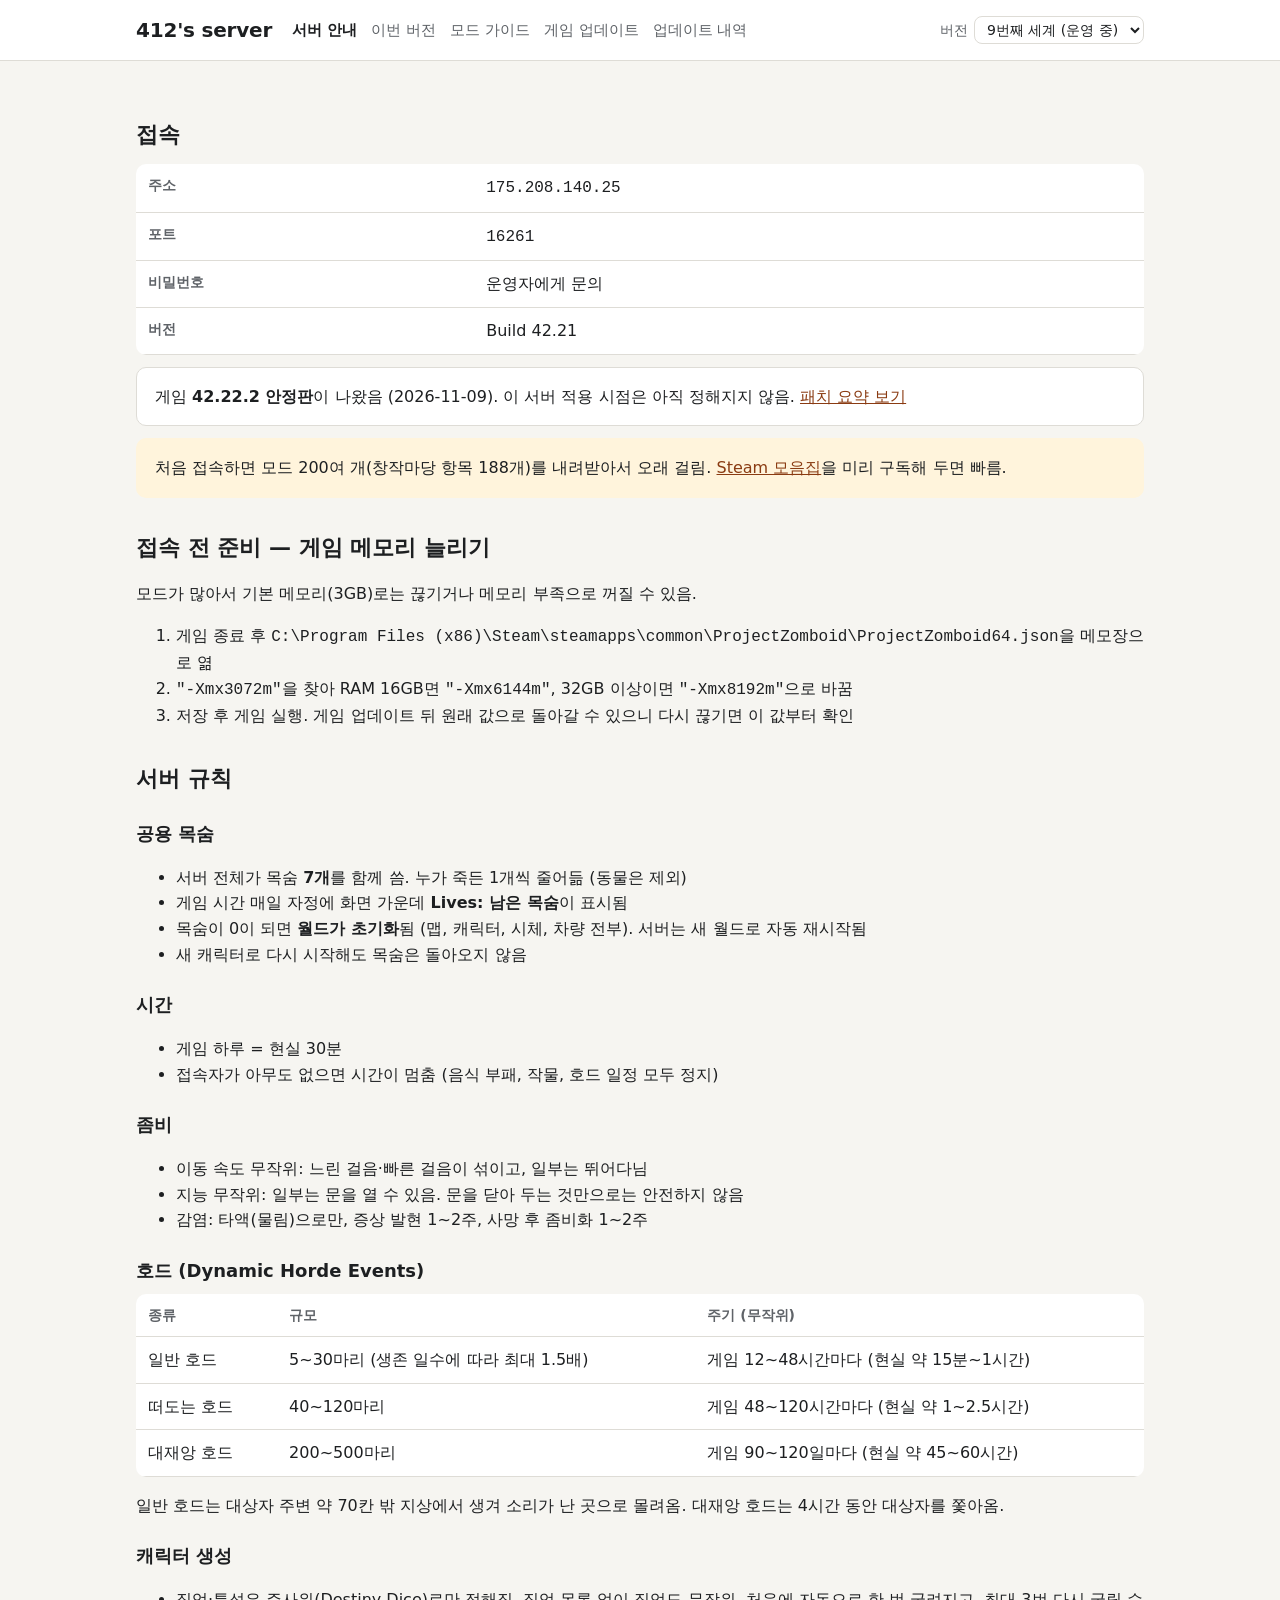
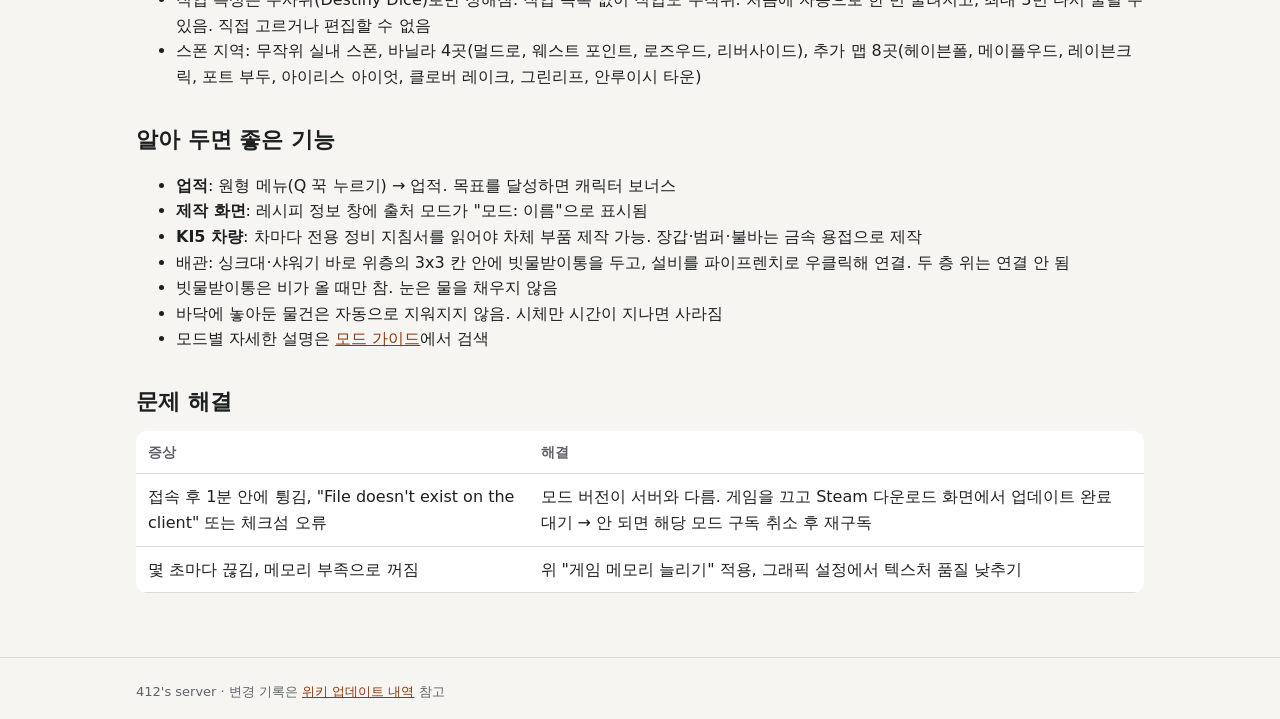
<file: docs/index.html>
<!doctype html>
<html lang="ko">
<head>
<meta charset="utf-8">
<title>412's server</title>
<!-- 지금 운영 중인 버전 폴더로 보냄. 리셋 때 versions.json의 current와 아래 w9를 함께 바꿈 -->
<meta http-equiv="refresh" content="0; url=w9/index.html">
<script>location.replace('w9/index.html' + location.hash);</script>
</head>
<body><a href="w9/index.html">412's server 안내로 이동</a></body>
</html>
</file>
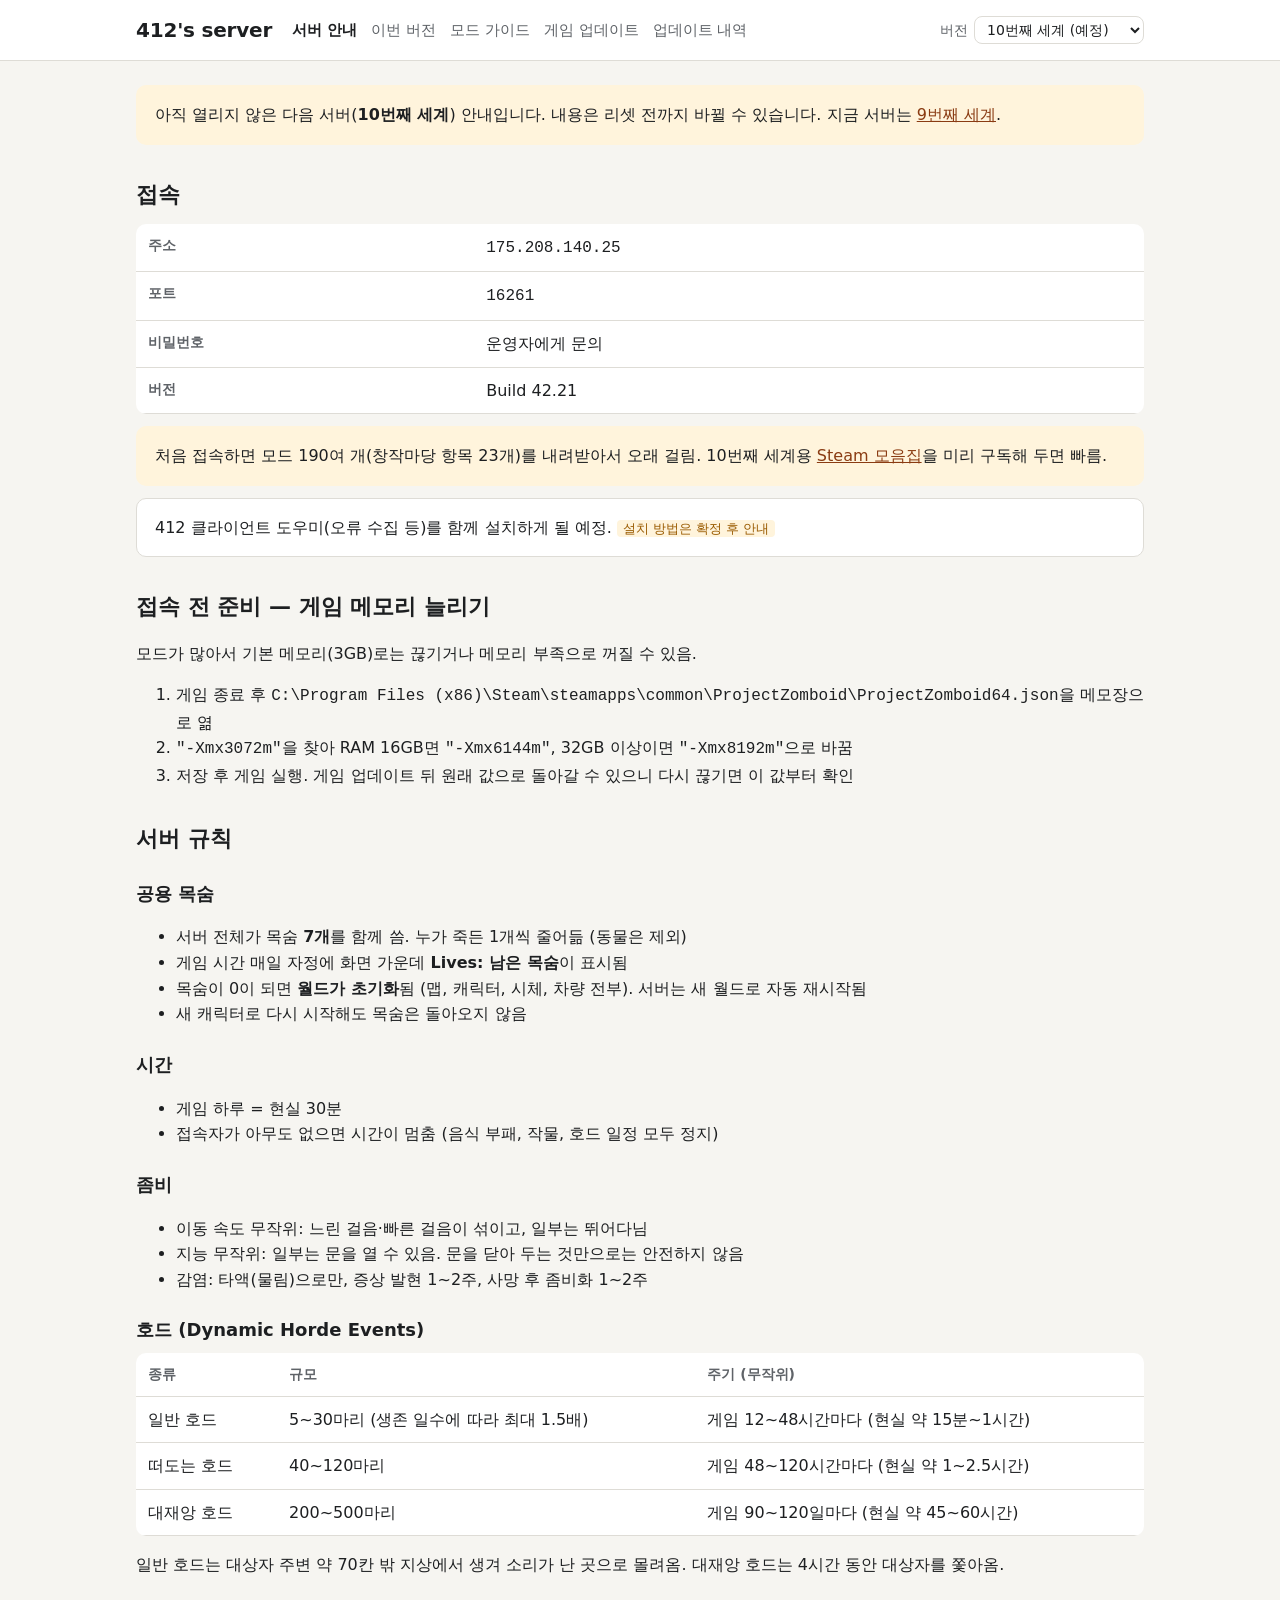
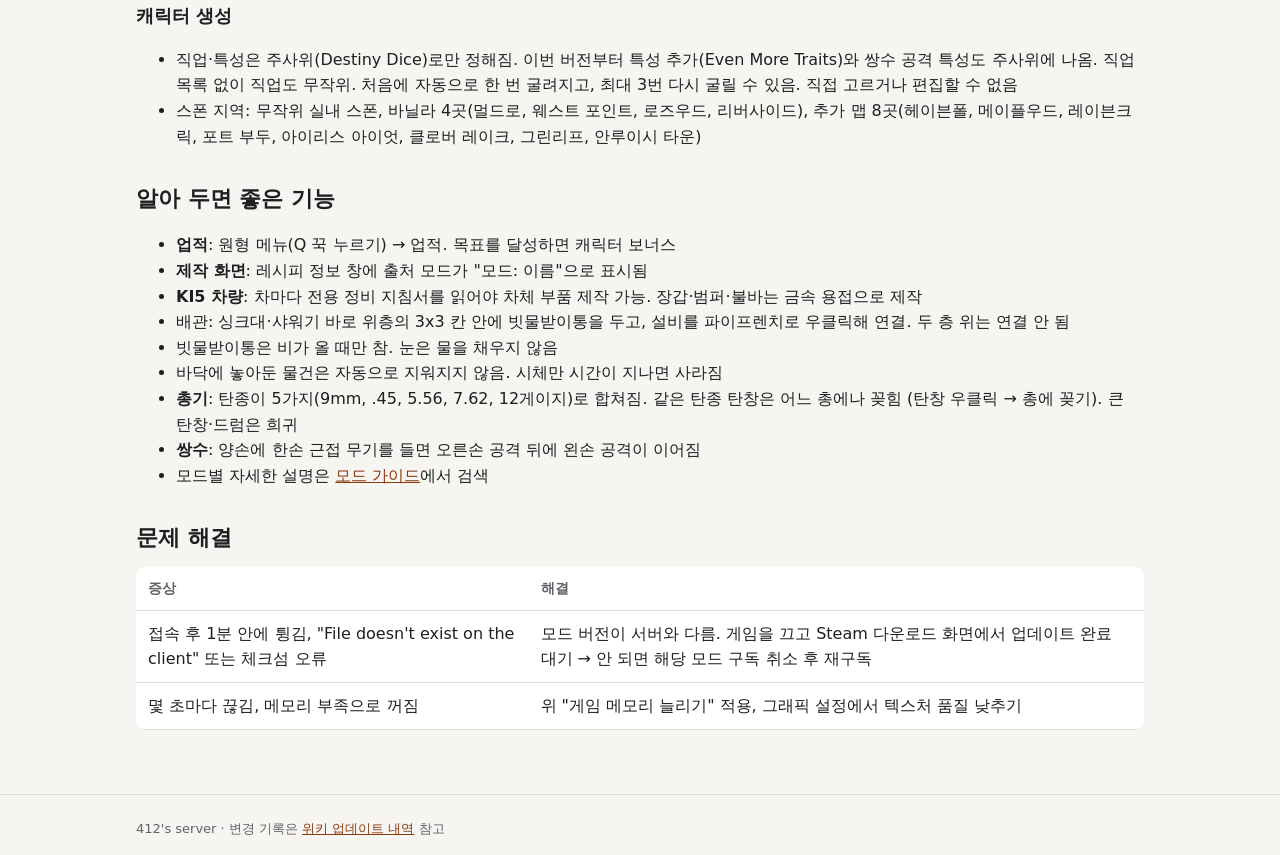
<file: docs/w10/index.html>
<!doctype html>
<html lang="ko">
<head>
<meta charset="utf-8">
<meta name="viewport" content="width=device-width, initial-scale=1">
<title>412's server 안내</title>
<link rel="stylesheet" href="../style.css">
</head>
<body>
<header class="top"><div class="wrap">
  <h1>412's server</h1>
  <nav><a class="on" href="index.html">서버 안내</a><a href="changes.html">이번 버전</a><a href="mods.html">모드 가이드</a><a href="../game-updates.html">게임 업데이트</a><a href="https://github.com/laybacksound96/412-server-guide/wiki">업데이트 내역</a></nav>
  <div id="ver"></div>
</div></header>
<main><div class="wrap">
<div id="banner"></div>

<h2>접속</h2>
<table>
  <tr><th>주소</th><td><code>175.208.140.25</code></td></tr>
  <tr><th>포트</th><td><code>16261</code></td></tr>
  <tr><th>비밀번호</th><td>운영자에게 문의</td></tr>
  <tr><th>버전</th><td>Build 42.21</td></tr>
</table>
<div class="card note">처음 접속하면 모드 190여 개(창작마당 항목 23개)를 내려받아서 오래 걸림. 10번째 세계용 <a href="https://steamcommunity.com/sharedfiles/filedetails/?id=3836781416" target="_blank" rel="noopener">Steam 모음집</a>을 미리 구독해 두면 빠름.</div>
<div class="card">412 클라이언트 도우미(오류 수집 등)를 함께 설치하게 될 예정. <span class="tbd">설치 방법은 확정 후 안내</span></div>

<h2>접속 전 준비 — 게임 메모리 늘리기</h2>
<p>모드가 많아서 기본 메모리(3GB)로는 끊기거나 메모리 부족으로 꺼질 수 있음.</p>
<ol>
  <li>게임 종료 후 <code>C:\Program Files (x86)\Steam\steamapps\common\ProjectZomboid\ProjectZomboid64.json</code>을 메모장으로 엶</li>
  <li><code>"-Xmx3072m"</code>을 찾아 RAM 16GB면 <code>"-Xmx6144m"</code>, 32GB 이상이면 <code>"-Xmx8192m"</code>으로 바꿈</li>
  <li>저장 후 게임 실행. 게임 업데이트 뒤 원래 값으로 돌아갈 수 있으니 다시 끊기면 이 값부터 확인</li>
</ol>

<h2>서버 규칙</h2>
<h3>공용 목숨</h3>
<ul>
  <li>서버 전체가 목숨 <b>7개</b>를 함께 씀. 누가 죽든 1개씩 줄어듦 (동물은 제외)</li>
  <li>게임 시간 매일 자정에 화면 가운데 <b>Lives: 남은 목숨</b>이 표시됨</li>
  <li>목숨이 0이 되면 <b>월드가 초기화</b>됨 (맵, 캐릭터, 시체, 차량 전부). 서버는 새 월드로 자동 재시작됨</li>
  <li>새 캐릭터로 다시 시작해도 목숨은 돌아오지 않음</li>
</ul>
<h3>시간</h3>
<ul>
  <li>게임 하루 = 현실 30분</li>
  <li>접속자가 아무도 없으면 시간이 멈춤 (음식 부패, 작물, 호드 일정 모두 정지)</li>
</ul>
<h3>좀비</h3>
<ul>
  <li>이동 속도 무작위: 느린 걸음·빠른 걸음이 섞이고, 일부는 뛰어다님</li>
  <li>지능 무작위: 일부는 문을 열 수 있음. 문을 닫아 두는 것만으로는 안전하지 않음</li>
  <li>감염: 타액(물림)으로만, 증상 발현 1~2주, 사망 후 좀비화 1~2주</li>
</ul>
<h3>호드 (Dynamic Horde Events)</h3>
<table>
  <tr><th>종류</th><th>규모</th><th>주기 (무작위)</th></tr>
  <tr><td>일반 호드</td><td>5~30마리 (생존 일수에 따라 최대 1.5배)</td><td>게임 12~48시간마다 (현실 약 15분~1시간)</td></tr>
  <tr><td>떠도는 호드</td><td>40~120마리</td><td>게임 48~120시간마다 (현실 약 1~2.5시간)</td></tr>
  <tr><td>대재앙 호드</td><td>200~500마리</td><td>게임 90~120일마다 (현실 약 45~60시간)</td></tr>
</table>
<p>일반 호드는 대상자 주변 약 70칸 밖 지상에서 생겨 소리가 난 곳으로 몰려옴. 대재앙 호드는 4시간 동안 대상자를 쫓아옴.</p>
<h3>캐릭터 생성</h3>
<ul>
  <li>직업·특성은 주사위(Destiny Dice)로만 정해짐. 이번 버전부터 특성 추가(Even More Traits)와 쌍수 공격 특성도 주사위에 나옴. 직업 목록 없이 직업도 무작위. 처음에 자동으로 한 번 굴려지고, 최대 3번 다시 굴릴 수 있음. 직접 고르거나 편집할 수 없음</li>
  <li>스폰 지역: 무작위 실내 스폰, 바닐라 4곳(멀드로, 웨스트 포인트, 로즈우드, 리버사이드), 추가 맵 8곳(헤이븐폴, 메이플우드, 레이븐크릭, 포트 부두, 아이리스 아이엇, 클로버 레이크, 그린리프, 안루이시 타운)</li>
</ul>

<h2>알아 두면 좋은 기능</h2>
<ul>
  <li><b>업적</b>: 원형 메뉴(Q 꾹 누르기) → 업적. 목표를 달성하면 캐릭터 보너스</li>
  <li><b>제작 화면</b>: 레시피 정보 창에 출처 모드가 "모드: 이름"으로 표시됨</li>
  <li><b>KI5 차량</b>: 차마다 전용 정비 지침서를 읽어야 차체 부품 제작 가능. 장갑·범퍼·불바는 금속 용접으로 제작</li>
  <li>배관: 싱크대·샤워기 바로 위층의 3x3 칸 안에 빗물받이통을 두고, 설비를 파이프렌치로 우클릭해 연결. 두 층 위는 연결 안 됨</li>
  <li>빗물받이통은 비가 올 때만 참. 눈은 물을 채우지 않음</li>
  <li>바닥에 놓아둔 물건은 자동으로 지워지지 않음. 시체만 시간이 지나면 사라짐</li>
  <li><b>총기</b>: 탄종이 5가지(9mm, .45, 5.56, 7.62, 12게이지)로 합쳐짐. 같은 탄종 탄창은 어느 총에나 꽂힘 (탄창 우클릭 → 총에 꽂기). 큰 탄창·드럼은 희귀</li>
  <li><b>쌍수</b>: 양손에 한손 근접 무기를 들면 오른손 공격 뒤에 왼손 공격이 이어짐</li>
  <li>모드별 자세한 설명은 <a href="mods.html">모드 가이드</a>에서 검색</li>
</ul>

<h2>문제 해결</h2>
<table>
  <tr><th>증상</th><th>해결</th></tr>
  <tr><td>접속 후 1분 안에 튕김, "File doesn't exist on the client" 또는 체크섬 오류</td><td>모드 버전이 서버와 다름. 게임을 끄고 Steam 다운로드 화면에서 업데이트 완료 대기 → 안 되면 해당 모드 구독 취소 후 재구독</td></tr>
  <tr><td>몇 초마다 끊김, 메모리 부족으로 꺼짐</td><td>위 "게임 메모리 늘리기" 적용, 그래픽 설정에서 텍스처 품질 낮추기</td></tr>
</table>

</div></main>
<footer><div class="wrap">412's server · 변경 기록은 <a href="https://github.com/laybacksound96/412-server-guide/wiki">위키 업데이트 내역</a> 참고</div></footer>
<script src="../site.js"></script>
</body>
</html>
</file>
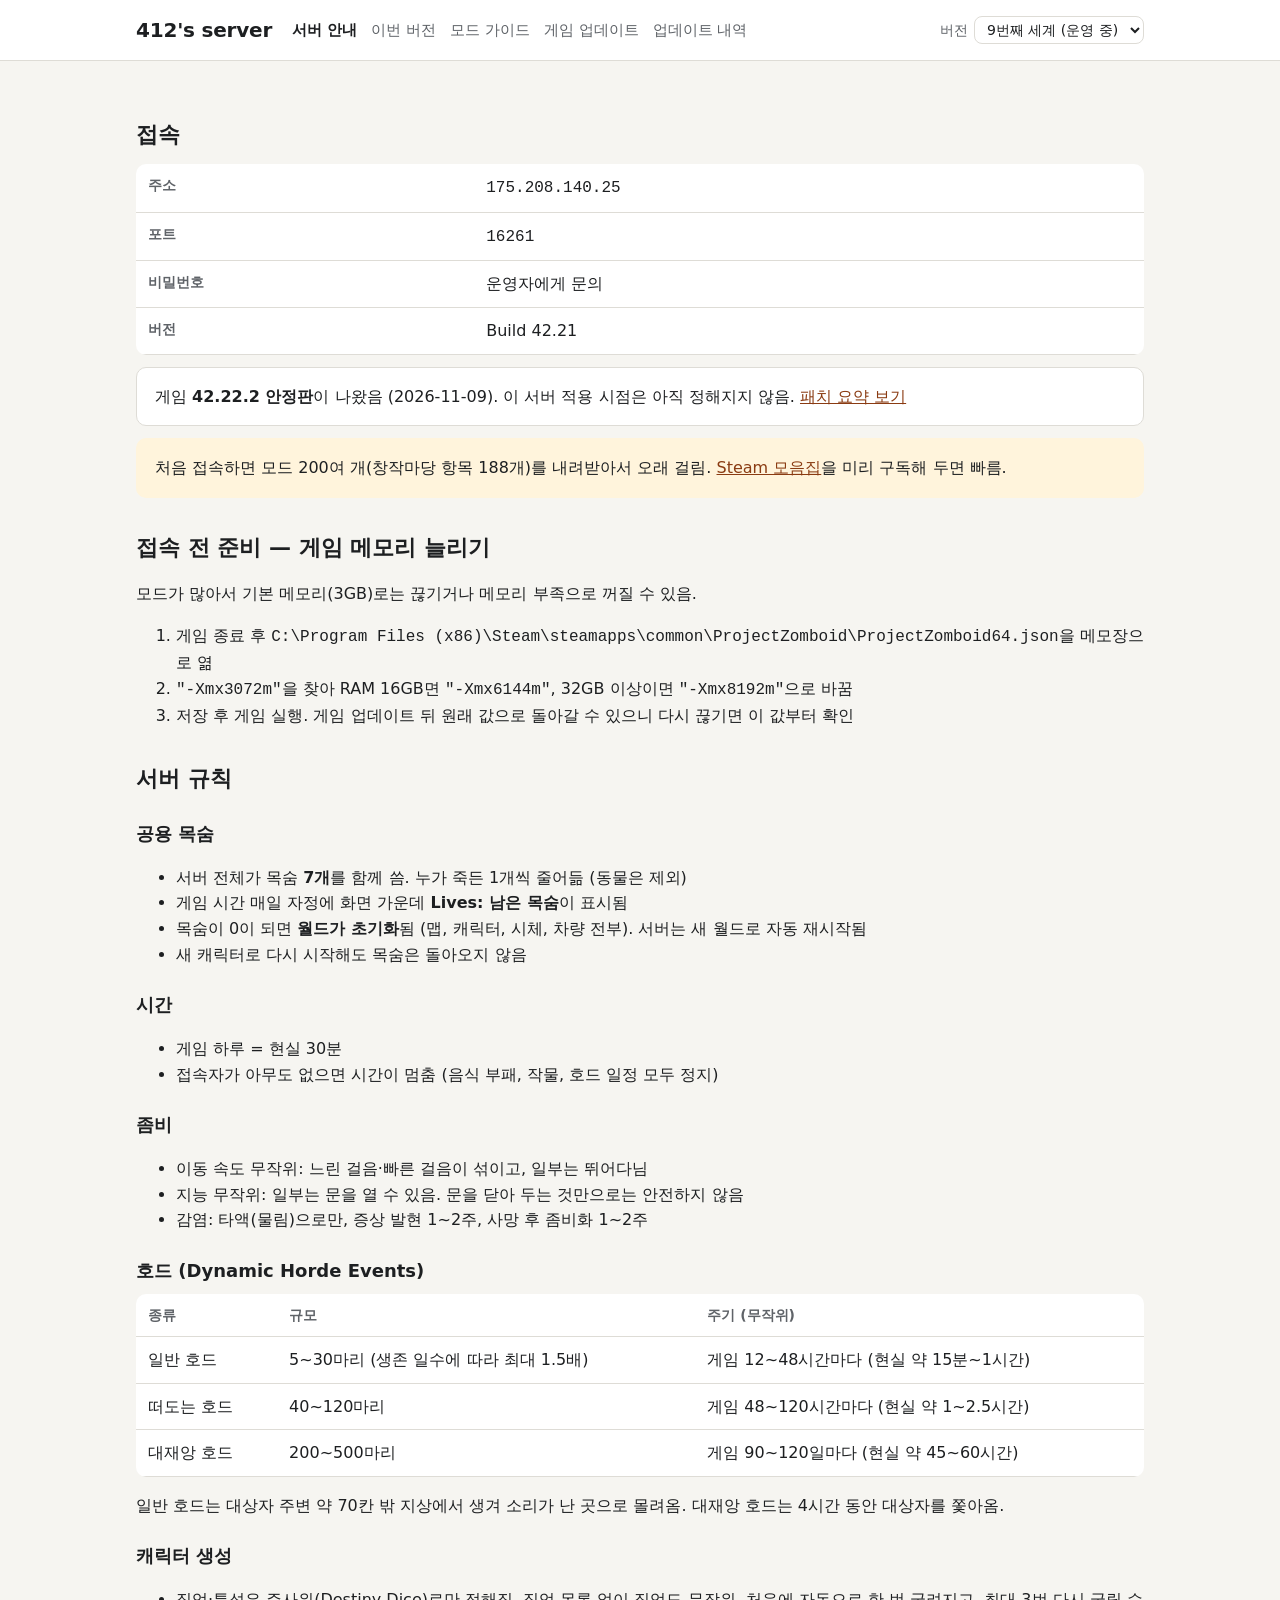
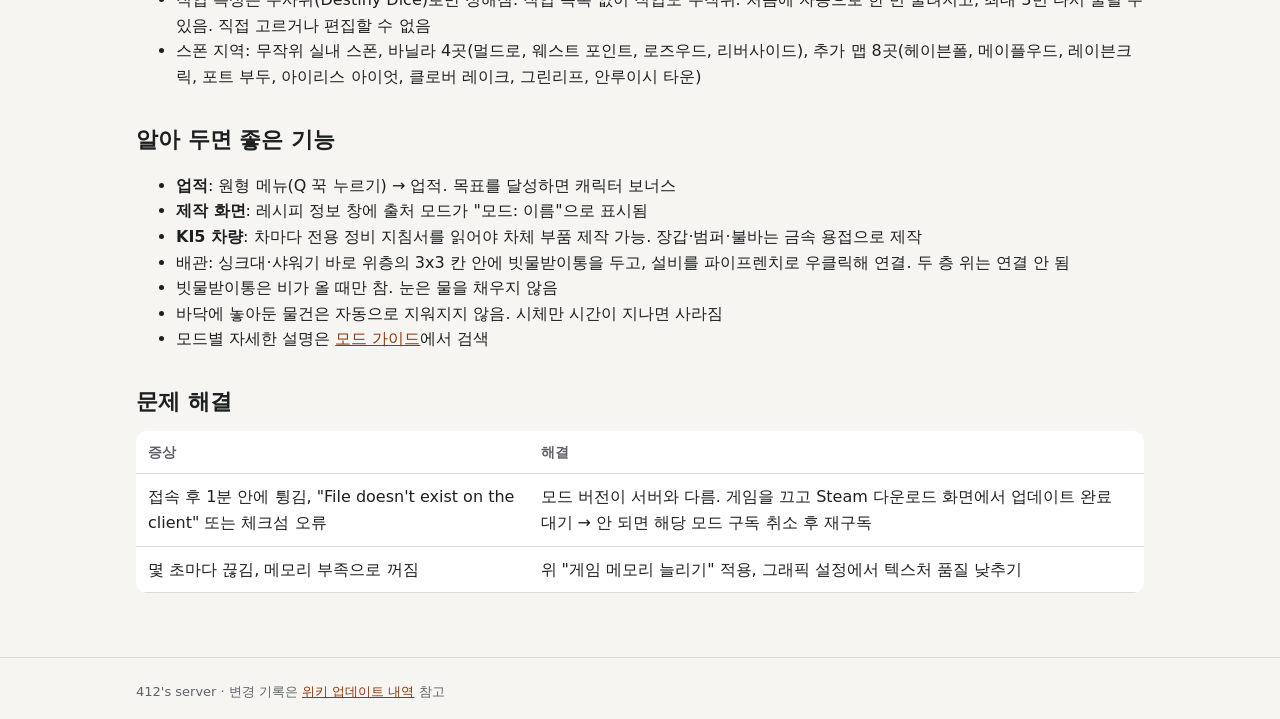
<file: docs/w9/index.html>
<!doctype html>
<html lang="ko">
<head>
<meta charset="utf-8">
<meta name="viewport" content="width=device-width, initial-scale=1">
<title>412's server 안내</title>
<link rel="stylesheet" href="../style.css">
</head>
<body>
<header class="top"><div class="wrap">
  <h1>412's server</h1>
  <nav><a class="on" href="index.html">서버 안내</a><a href="changes.html">이번 버전</a><a href="mods.html">모드 가이드</a><a href="../game-updates.html">게임 업데이트</a><a href="https://github.com/laybacksound96/412-server-guide/wiki">업데이트 내역</a></nav>
  <div id="ver"></div>
</div></header>
<main><div class="wrap">
<div id="banner"></div>

<h2>접속</h2>
<table>
  <tr><th>주소</th><td><code>175.208.140.25</code></td></tr>
  <tr><th>포트</th><td><code>16261</code></td></tr>
  <tr><th>비밀번호</th><td>운영자에게 문의</td></tr>
  <tr><th>버전</th><td>Build 42.21</td></tr>
</table>
<div class="card">게임 <b>42.22.2 안정판</b>이 나왔음 (2026-11-09). 이 서버 적용 시점은 아직 정해지지 않음. <a href="../game-updates.html#42.22.2">패치 요약 보기</a></div>
<div class="card note">처음 접속하면 모드 200여 개(창작마당 항목 188개)를 내려받아서 오래 걸림. <a href="https://steamcommunity.com/sharedfiles/filedetails/?id=3821211342" target="_blank" rel="noopener">Steam 모음집</a>을 미리 구독해 두면 빠름.</div>

<h2>접속 전 준비 — 게임 메모리 늘리기</h2>
<p>모드가 많아서 기본 메모리(3GB)로는 끊기거나 메모리 부족으로 꺼질 수 있음.</p>
<ol>
  <li>게임 종료 후 <code>C:\Program Files (x86)\Steam\steamapps\common\ProjectZomboid\ProjectZomboid64.json</code>을 메모장으로 엶</li>
  <li><code>"-Xmx3072m"</code>을 찾아 RAM 16GB면 <code>"-Xmx6144m"</code>, 32GB 이상이면 <code>"-Xmx8192m"</code>으로 바꿈</li>
  <li>저장 후 게임 실행. 게임 업데이트 뒤 원래 값으로 돌아갈 수 있으니 다시 끊기면 이 값부터 확인</li>
</ol>

<h2>서버 규칙</h2>
<h3>공용 목숨</h3>
<ul>
  <li>서버 전체가 목숨 <b>7개</b>를 함께 씀. 누가 죽든 1개씩 줄어듦 (동물은 제외)</li>
  <li>게임 시간 매일 자정에 화면 가운데 <b>Lives: 남은 목숨</b>이 표시됨</li>
  <li>목숨이 0이 되면 <b>월드가 초기화</b>됨 (맵, 캐릭터, 시체, 차량 전부). 서버는 새 월드로 자동 재시작됨</li>
  <li>새 캐릭터로 다시 시작해도 목숨은 돌아오지 않음</li>
</ul>
<h3>시간</h3>
<ul>
  <li>게임 하루 = 현실 30분</li>
  <li>접속자가 아무도 없으면 시간이 멈춤 (음식 부패, 작물, 호드 일정 모두 정지)</li>
</ul>
<h3>좀비</h3>
<ul>
  <li>이동 속도 무작위: 느린 걸음·빠른 걸음이 섞이고, 일부는 뛰어다님</li>
  <li>지능 무작위: 일부는 문을 열 수 있음. 문을 닫아 두는 것만으로는 안전하지 않음</li>
  <li>감염: 타액(물림)으로만, 증상 발현 1~2주, 사망 후 좀비화 1~2주</li>
</ul>
<h3>호드 (Dynamic Horde Events)</h3>
<table>
  <tr><th>종류</th><th>규모</th><th>주기 (무작위)</th></tr>
  <tr><td>일반 호드</td><td>5~30마리 (생존 일수에 따라 최대 1.5배)</td><td>게임 12~48시간마다 (현실 약 15분~1시간)</td></tr>
  <tr><td>떠도는 호드</td><td>40~120마리</td><td>게임 48~120시간마다 (현실 약 1~2.5시간)</td></tr>
  <tr><td>대재앙 호드</td><td>200~500마리</td><td>게임 90~120일마다 (현실 약 45~60시간)</td></tr>
</table>
<p>일반 호드는 대상자 주변 약 70칸 밖 지상에서 생겨 소리가 난 곳으로 몰려옴. 대재앙 호드는 4시간 동안 대상자를 쫓아옴.</p>
<h3>캐릭터 생성</h3>
<ul>
  <li>직업·특성은 주사위(Destiny Dice)로만 정해짐. 직업 목록 없이 직업도 무작위. 처음에 자동으로 한 번 굴려지고, 최대 3번 다시 굴릴 수 있음. 직접 고르거나 편집할 수 없음</li>
  <li>스폰 지역: 무작위 실내 스폰, 바닐라 4곳(멀드로, 웨스트 포인트, 로즈우드, 리버사이드), 추가 맵 8곳(헤이븐폴, 메이플우드, 레이븐크릭, 포트 부두, 아이리스 아이엇, 클로버 레이크, 그린리프, 안루이시 타운)</li>
</ul>

<h2>알아 두면 좋은 기능</h2>
<ul>
  <li><b>업적</b>: 원형 메뉴(Q 꾹 누르기) → 업적. 목표를 달성하면 캐릭터 보너스</li>
  <li><b>제작 화면</b>: 레시피 정보 창에 출처 모드가 "모드: 이름"으로 표시됨</li>
  <li><b>KI5 차량</b>: 차마다 전용 정비 지침서를 읽어야 차체 부품 제작 가능. 장갑·범퍼·불바는 금속 용접으로 제작</li>
  <li>배관: 싱크대·샤워기 바로 위층의 3x3 칸 안에 빗물받이통을 두고, 설비를 파이프렌치로 우클릭해 연결. 두 층 위는 연결 안 됨</li>
  <li>빗물받이통은 비가 올 때만 참. 눈은 물을 채우지 않음</li>
  <li>바닥에 놓아둔 물건은 자동으로 지워지지 않음. 시체만 시간이 지나면 사라짐</li>
  <li>모드별 자세한 설명은 <a href="mods.html">모드 가이드</a>에서 검색</li>
</ul>

<h2>문제 해결</h2>
<table>
  <tr><th>증상</th><th>해결</th></tr>
  <tr><td>접속 후 1분 안에 튕김, "File doesn't exist on the client" 또는 체크섬 오류</td><td>모드 버전이 서버와 다름. 게임을 끄고 Steam 다운로드 화면에서 업데이트 완료 대기 → 안 되면 해당 모드 구독 취소 후 재구독</td></tr>
  <tr><td>몇 초마다 끊김, 메모리 부족으로 꺼짐</td><td>위 "게임 메모리 늘리기" 적용, 그래픽 설정에서 텍스처 품질 낮추기</td></tr>
</table>

</div></main>
<footer><div class="wrap">412's server · 변경 기록은 <a href="https://github.com/laybacksound96/412-server-guide/wiki">위키 업데이트 내역</a> 참고</div></footer>
<script src="../site.js"></script>
</body>
</html>
</file>
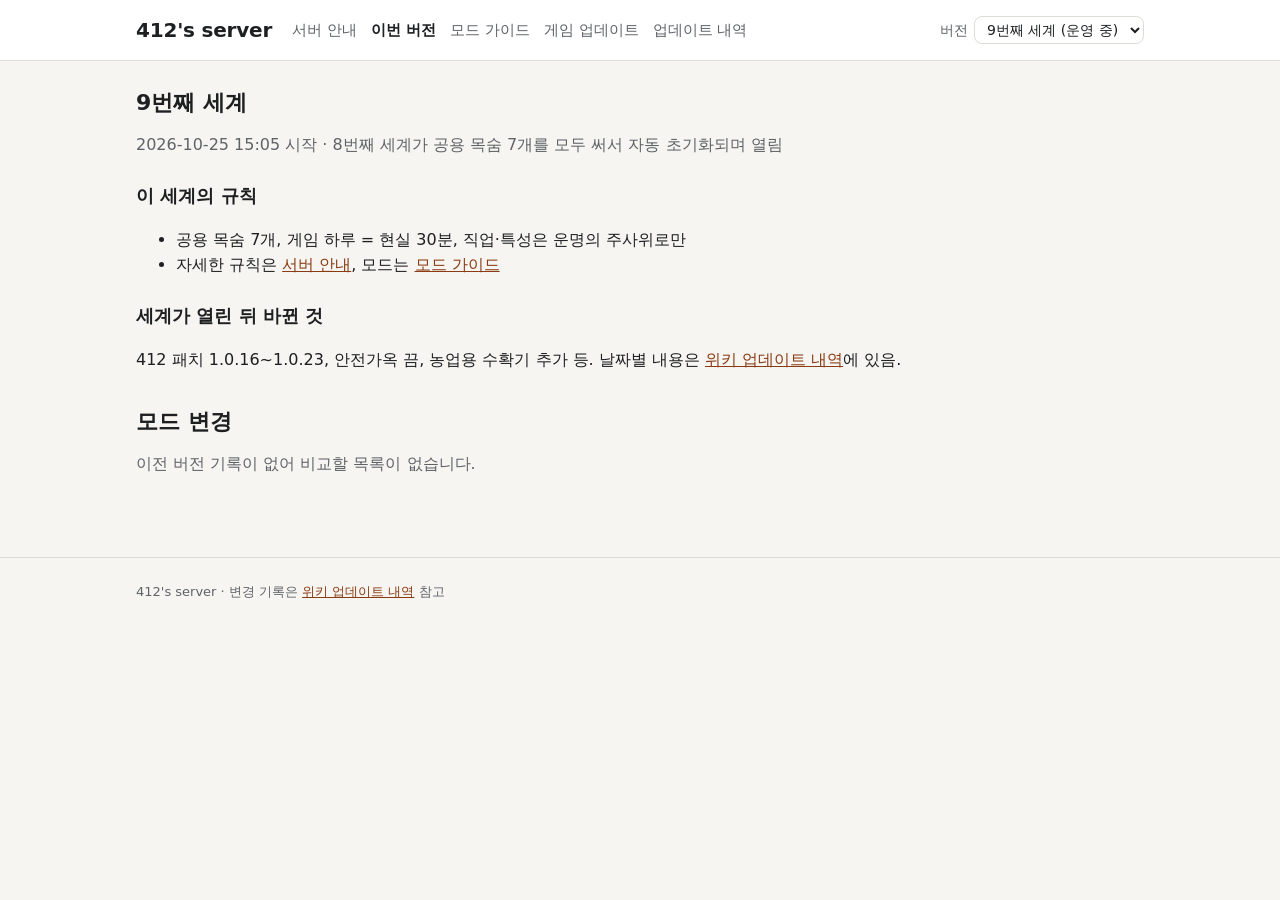
<file: docs/changes.html>
<!doctype html>
<html lang="ko">
<head>
<meta charset="utf-8">
<title>412's server</title>
<!-- 지금 운영 중인 버전 폴더로 보냄. 리셋 때 versions.json의 current와 아래 w9를 함께 바꿈 -->
<meta http-equiv="refresh" content="0; url=w9/changes.html">
<script>location.replace('w9/changes.html' + location.hash);</script>
</head>
<body><a href="w9/changes.html">412's server 안내로 이동</a></body>
</html>
</file>
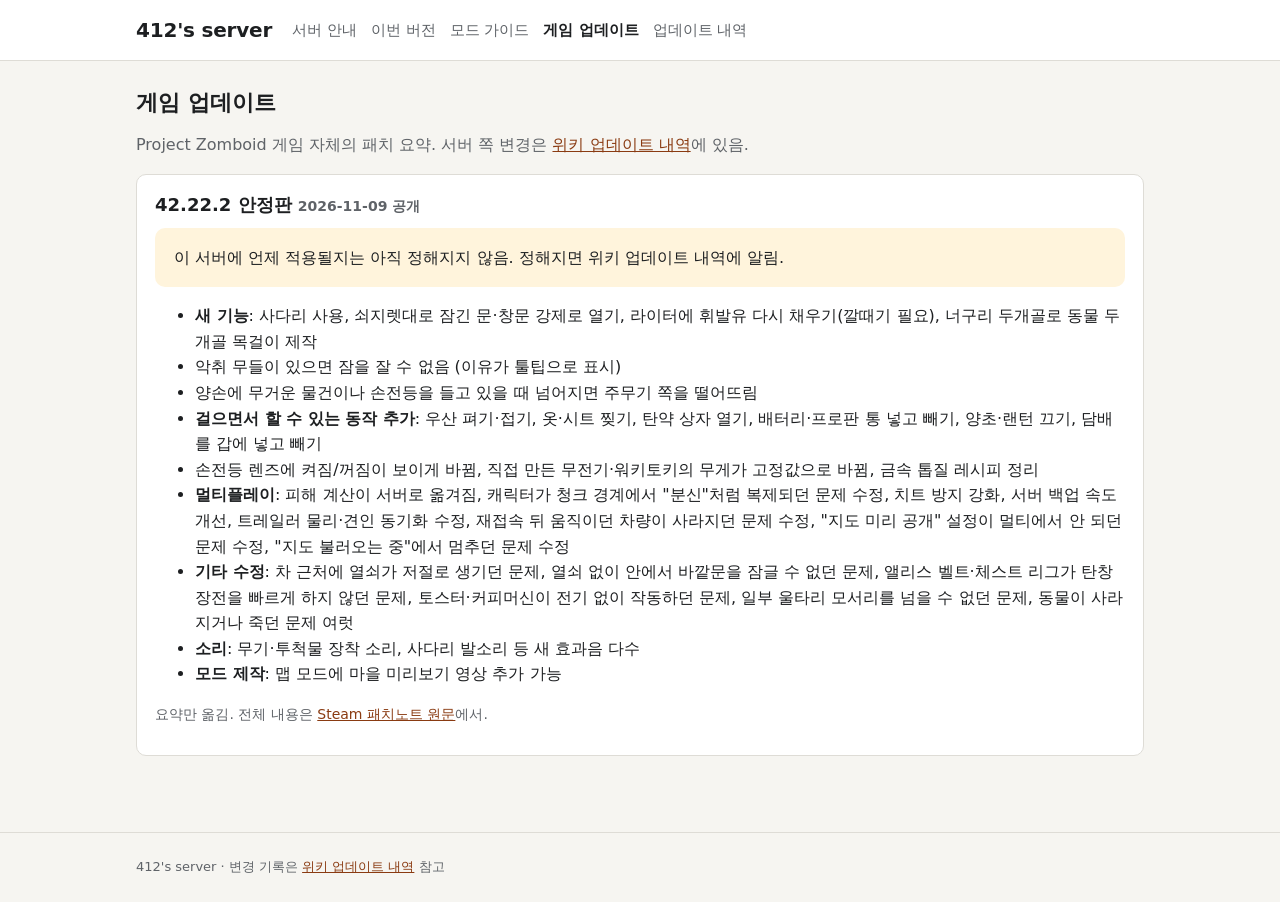
<file: docs/game-updates.html>
<!doctype html>
<html lang="ko">
<head>
<meta charset="utf-8">
<meta name="viewport" content="width=device-width, initial-scale=1">
<title>게임 업데이트 · 412's server</title>
<link rel="stylesheet" href="style.css">
</head>
<body>
<header class="top"><div class="wrap">
  <h1>412's server</h1>
  <nav><a href="index.html">서버 안내</a><a href="changes.html">이번 버전</a><a href="mods.html">모드 가이드</a><a class="on" href="game-updates.html">게임 업데이트</a><a href="https://github.com/laybacksound96/412-server-guide/wiki">업데이트 내역</a></nav>
</div></header>
<main><div class="wrap">
<h2 style="margin-top:0">게임 업데이트</h2>
<p class="lead">Project Zomboid 게임 자체의 패치 요약. 서버 쪽 변경은 <a href="https://github.com/laybacksound96/412-server-guide/wiki">위키 업데이트 내역</a>에 있음.</p>

<div class="card" id="42.22.2">
<h3 style="margin-top:0">42.22.2 안정판 <span class="count">2026-11-09 공개</span></h3>
<p class="card note" style="margin:8px 0 12px">이 서버에 언제 적용될지는 아직 정해지지 않음. 정해지면 위키 업데이트 내역에 알림.</p>
<ul>
  <li><b>새 기능</b>: 사다리 사용, 쇠지렛대로 잠긴 문·창문 강제로 열기, 라이터에 휘발유 다시 채우기(깔때기 필요), 너구리 두개골로 동물 두개골 목걸이 제작</li>
  <li>악취 무들이 있으면 잠을 잘 수 없음 (이유가 툴팁으로 표시)</li>
  <li>양손에 무거운 물건이나 손전등을 들고 있을 때 넘어지면 주무기 쪽을 떨어뜨림</li>
  <li><b>걸으면서 할 수 있는 동작 추가</b>: 우산 펴기·접기, 옷·시트 찢기, 탄약 상자 열기, 배터리·프로판 통 넣고 빼기, 양초·랜턴 끄기, 담배를 갑에 넣고 빼기</li>
  <li>손전등 렌즈에 켜짐/꺼짐이 보이게 바뀜, 직접 만든 무전기·워키토키의 무게가 고정값으로 바뀜, 금속 톱질 레시피 정리</li>
  <li><b>멀티플레이</b>: 피해 계산이 서버로 옮겨짐, 캐릭터가 청크 경계에서 "분신"처럼 복제되던 문제 수정, 치트 방지 강화, 서버 백업 속도 개선, 트레일러 물리·견인 동기화 수정, 재접속 뒤 움직이던 차량이 사라지던 문제 수정, "지도 미리 공개" 설정이 멀티에서 안 되던 문제 수정, "지도 불러오는 중"에서 멈추던 문제 수정</li>
  <li><b>기타 수정</b>: 차 근처에 열쇠가 저절로 생기던 문제, 열쇠 없이 안에서 바깥문을 잠글 수 없던 문제, 앨리스 벨트·체스트 리그가 탄창 장전을 빠르게 하지 않던 문제, 토스터·커피머신이 전기 없이 작동하던 문제, 일부 울타리 모서리를 넘을 수 없던 문제, 동물이 사라지거나 죽던 문제 여럿</li>
  <li><b>소리</b>: 무기·투척물 장착 소리, 사다리 발소리 등 새 효과음 다수</li>
  <li><b>모드 제작</b>: 맵 모드에 마을 미리보기 영상 추가 가능</li>
</ul>
<p class="count">요약만 옮김. 전체 내용은 <a href="https://store.steampowered.com/news/app/108600/view/672885171308986779?l=koreana" target="_blank" rel="noopener">Steam 패치노트 원문</a>에서.</p>
</div>
</div></main>
<footer><div class="wrap">412's server · 변경 기록은 <a href="https://github.com/laybacksound96/412-server-guide/wiki">위키 업데이트 내역</a> 참고</div></footer>
</body>
</html>
</file>
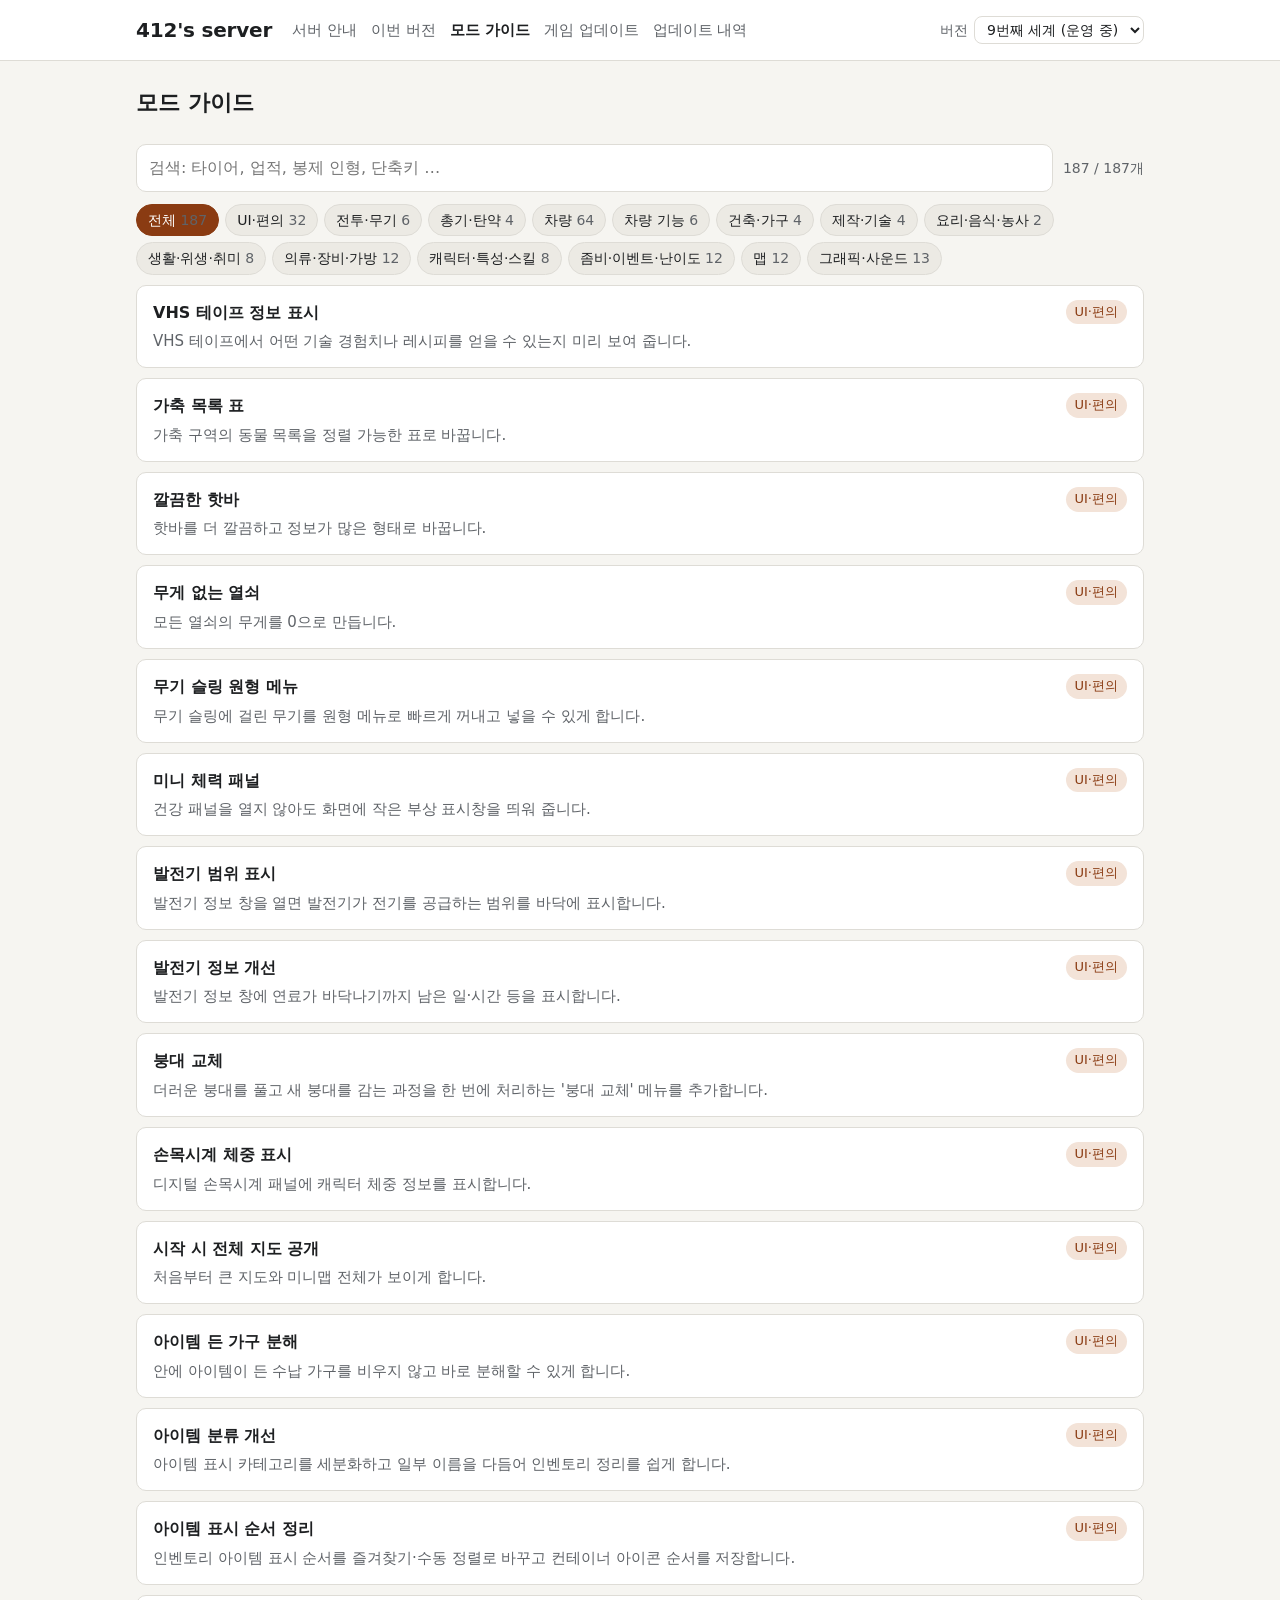
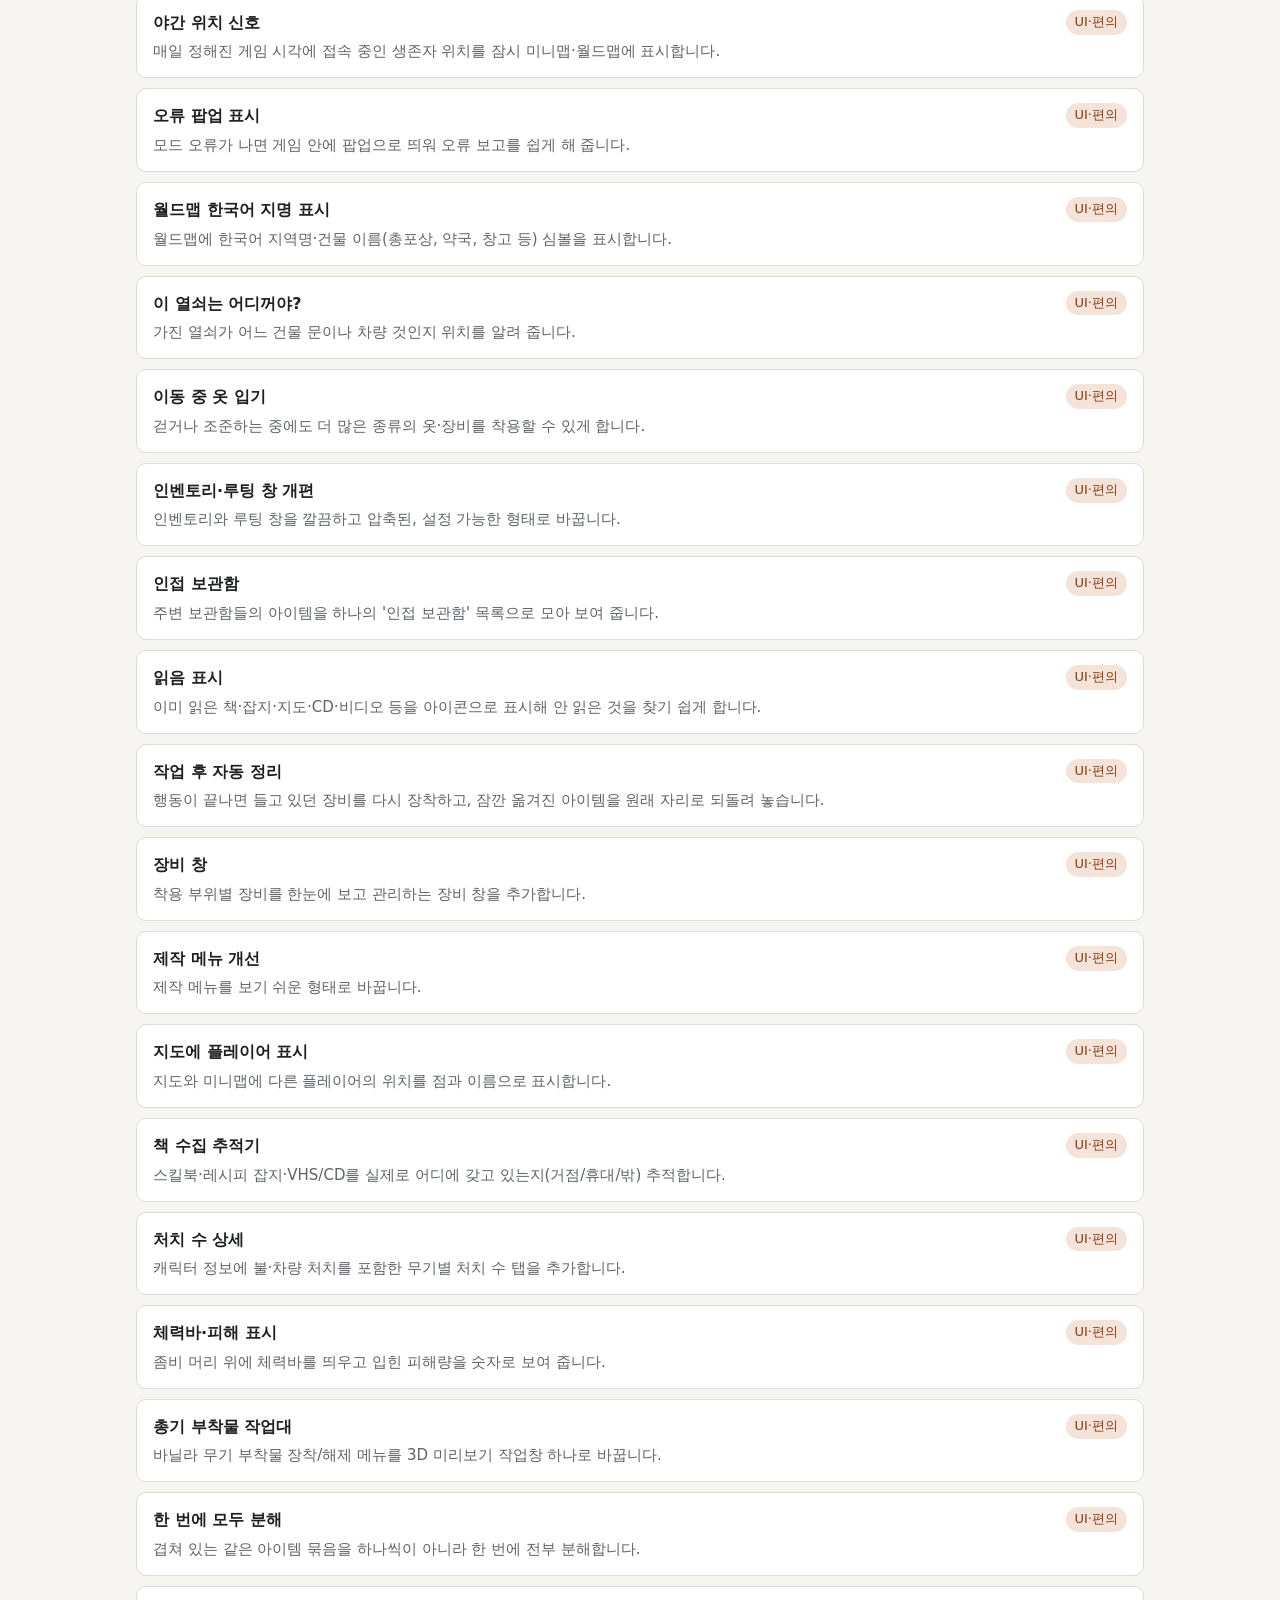
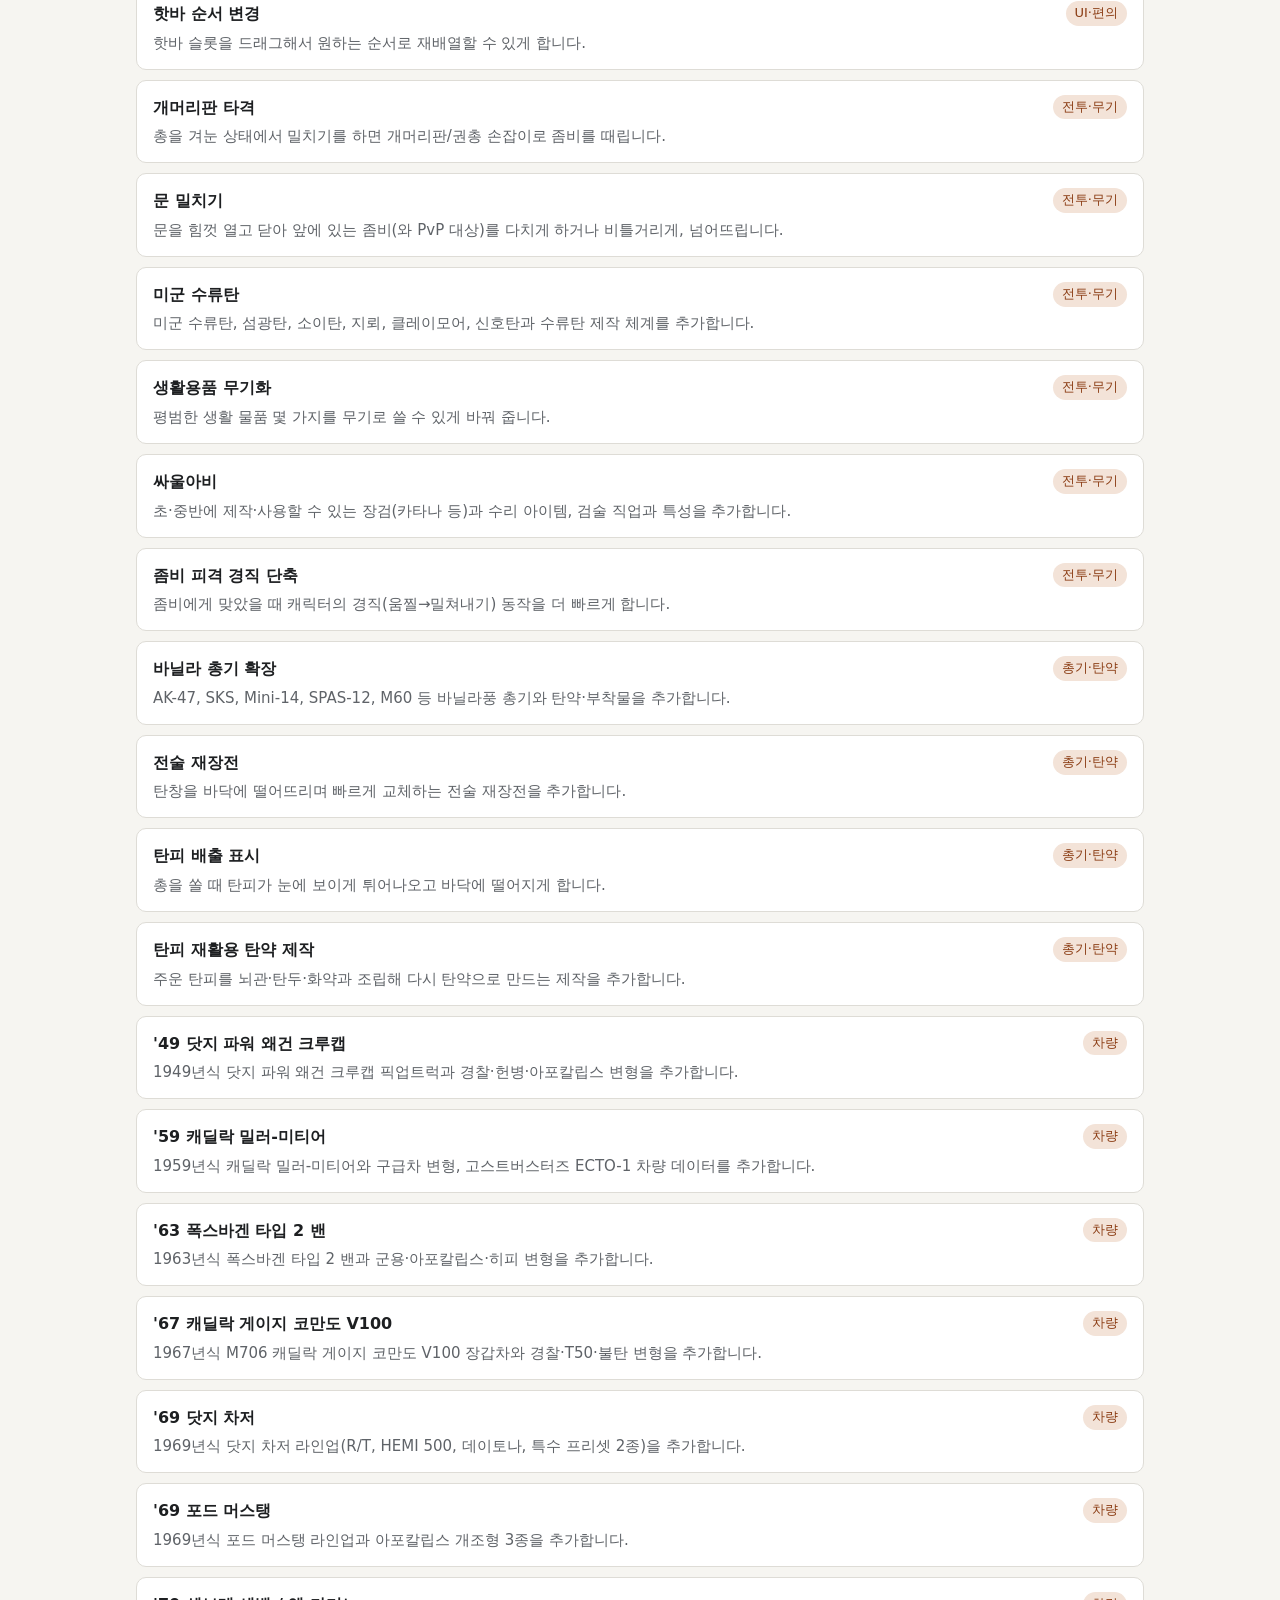
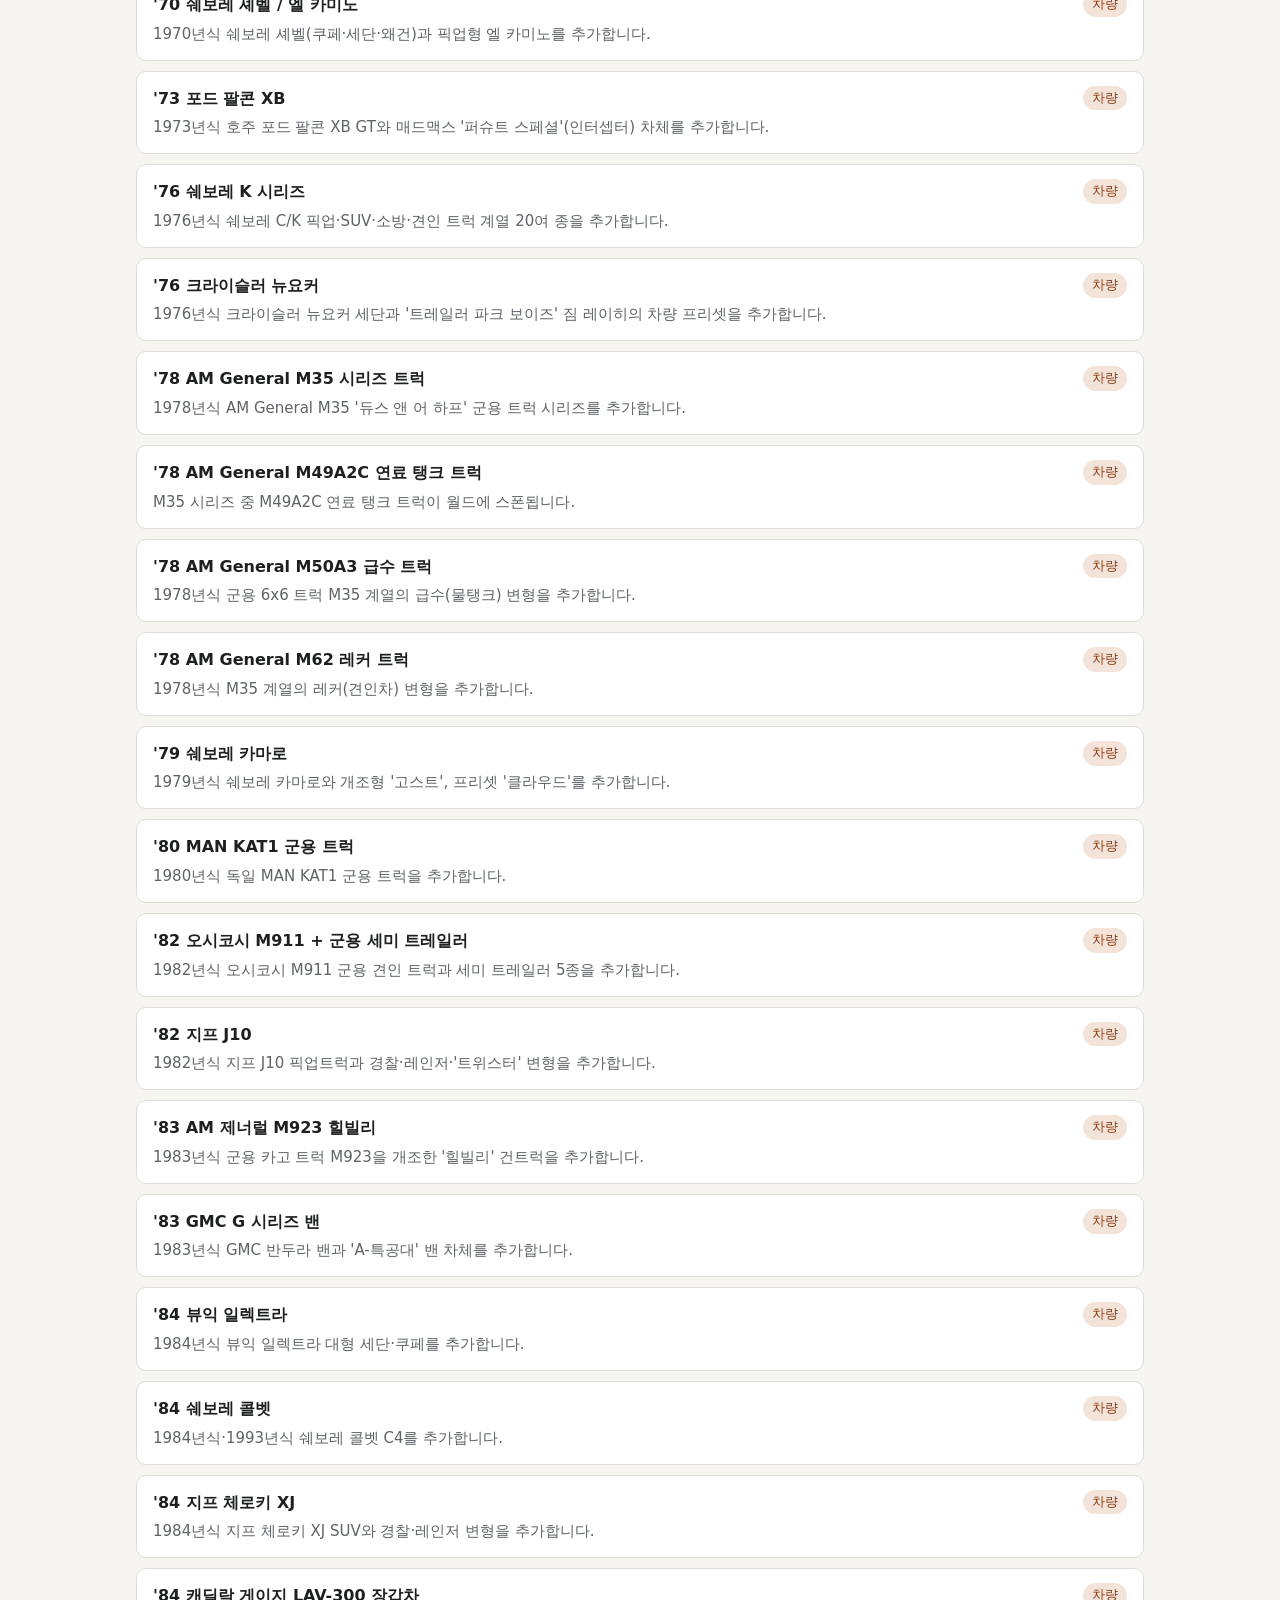
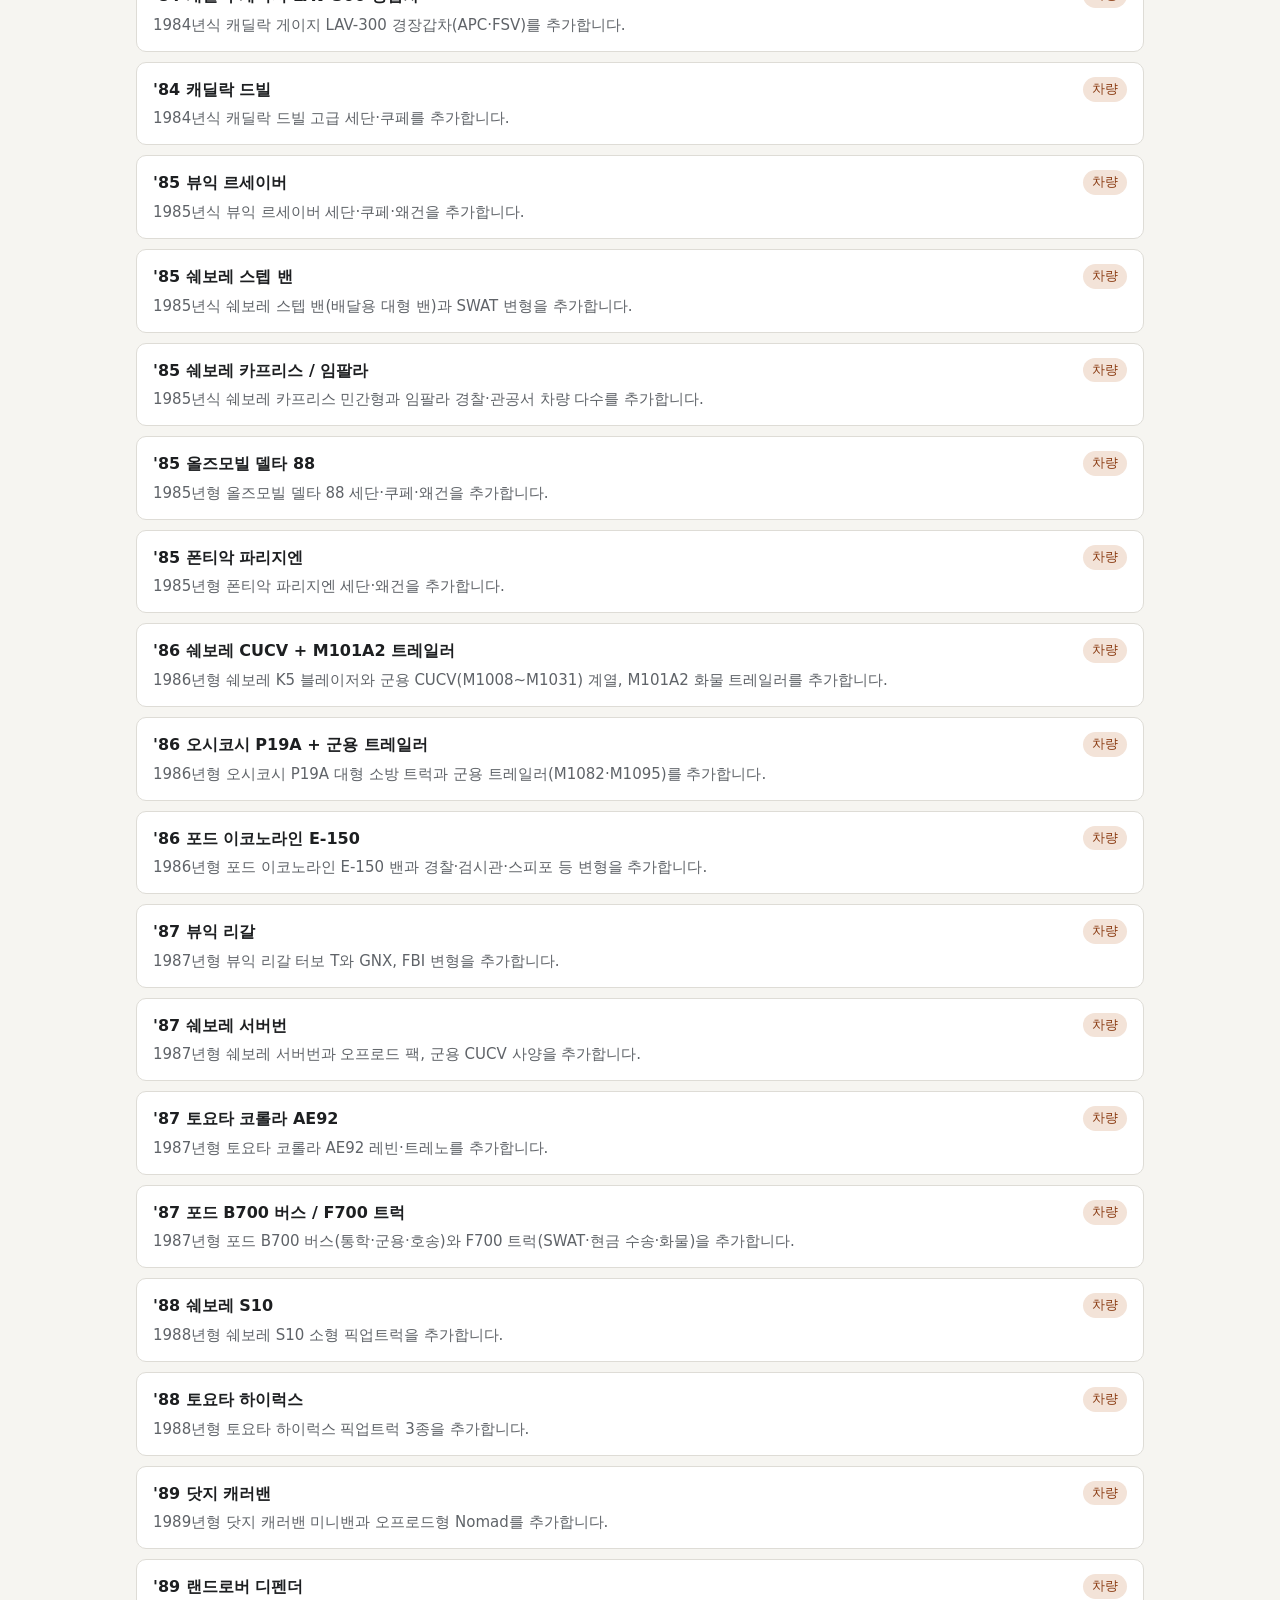
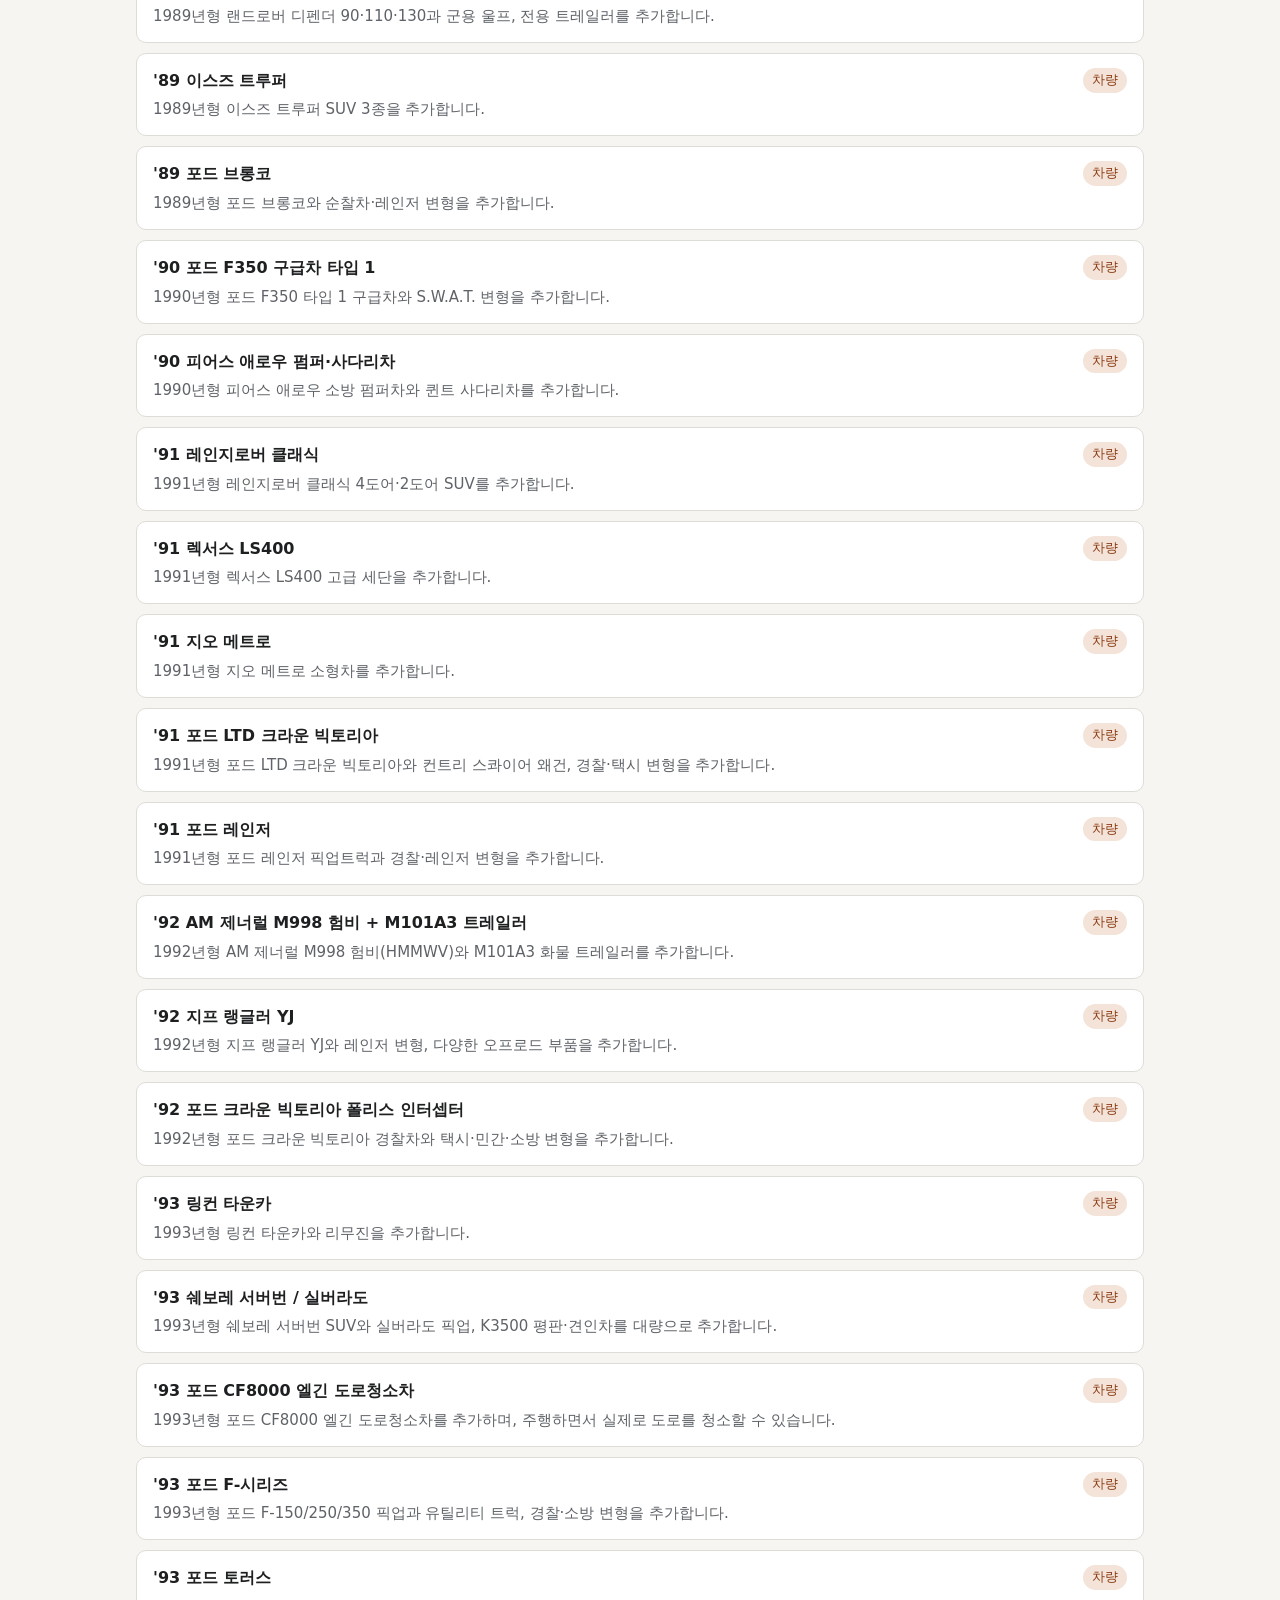
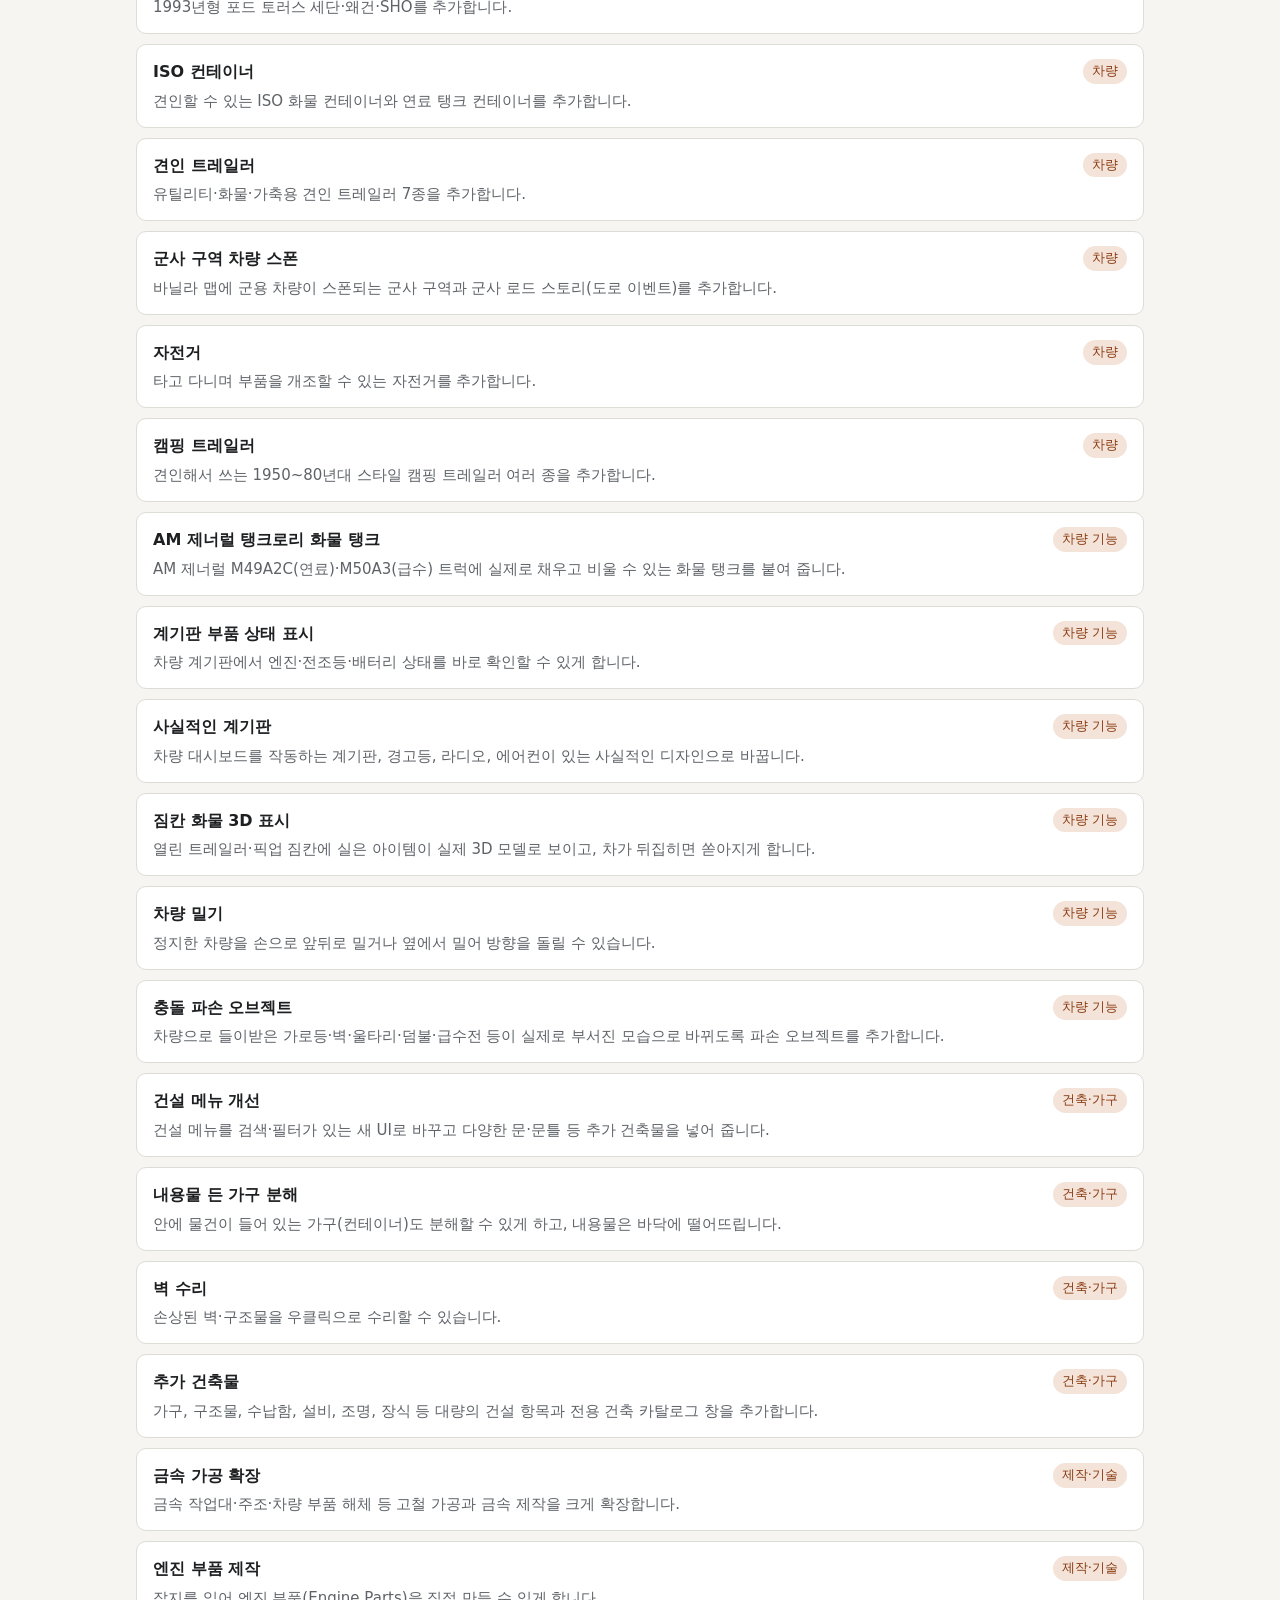
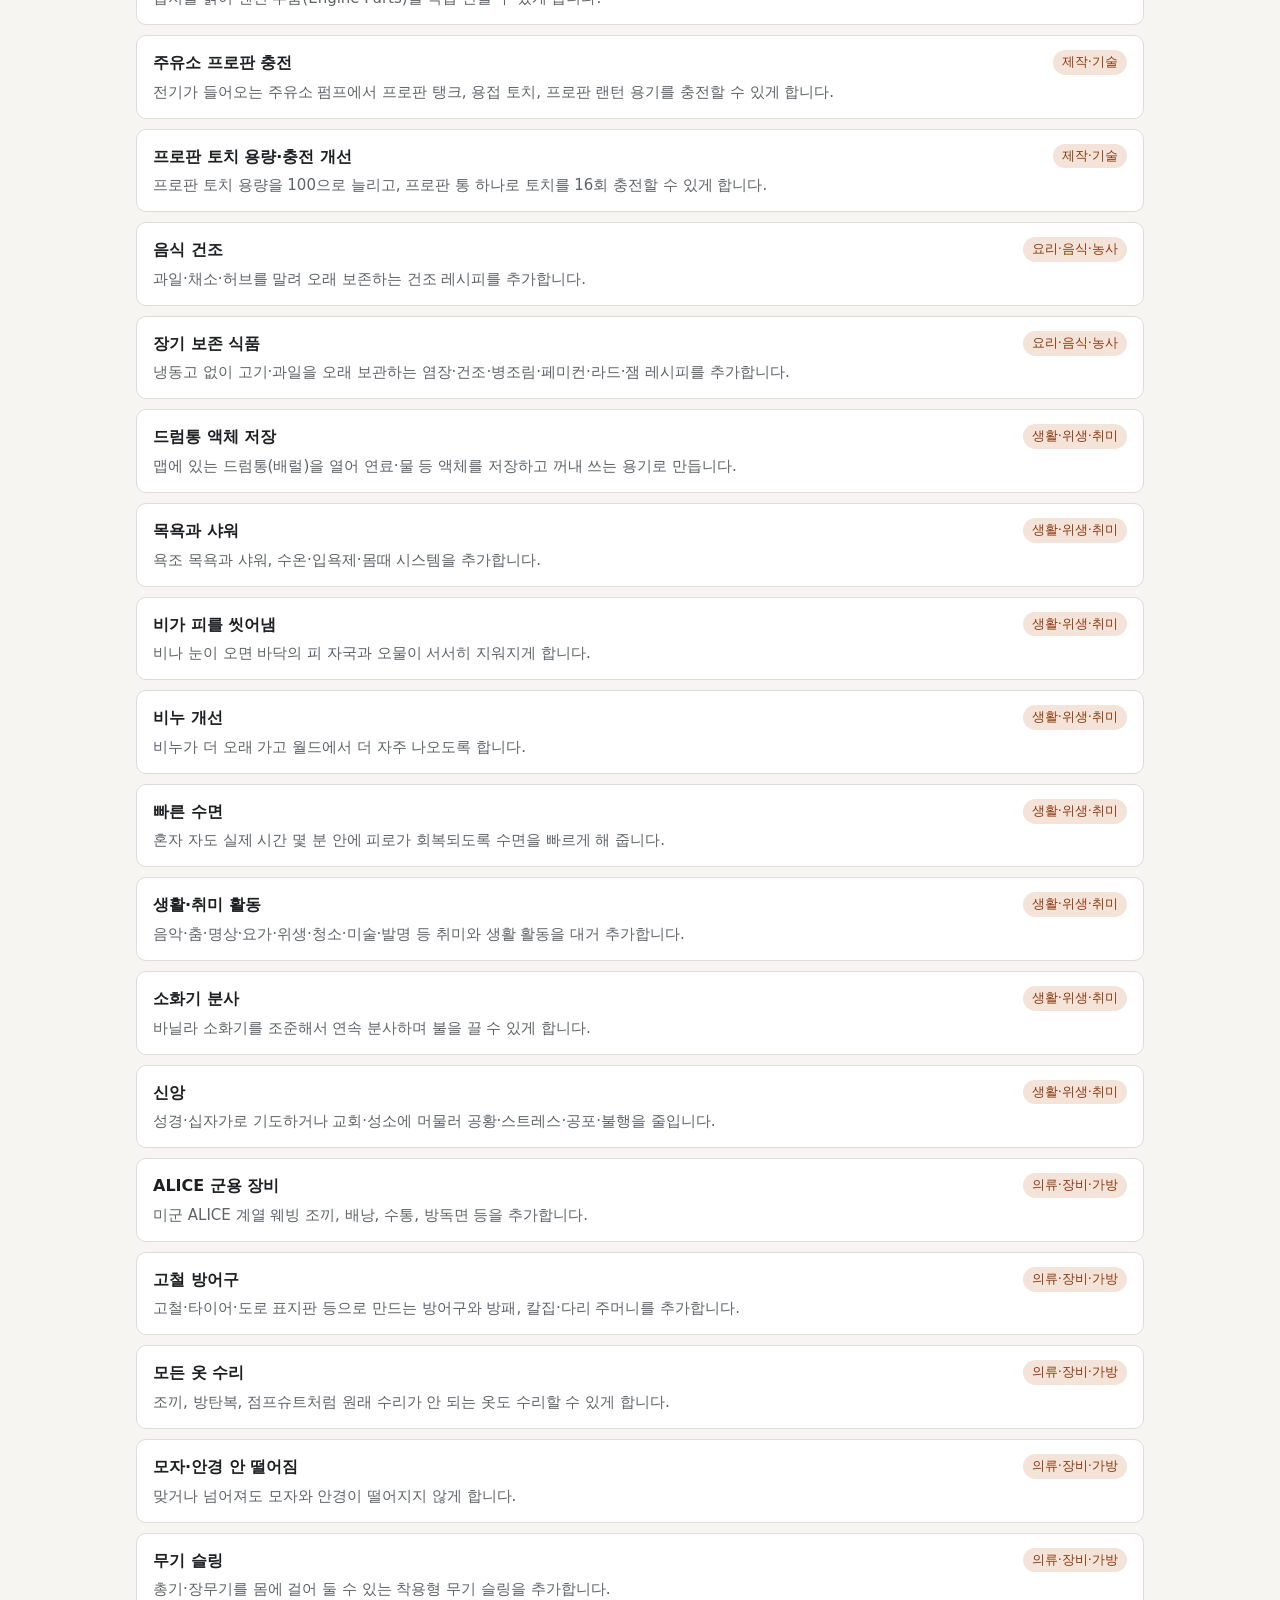
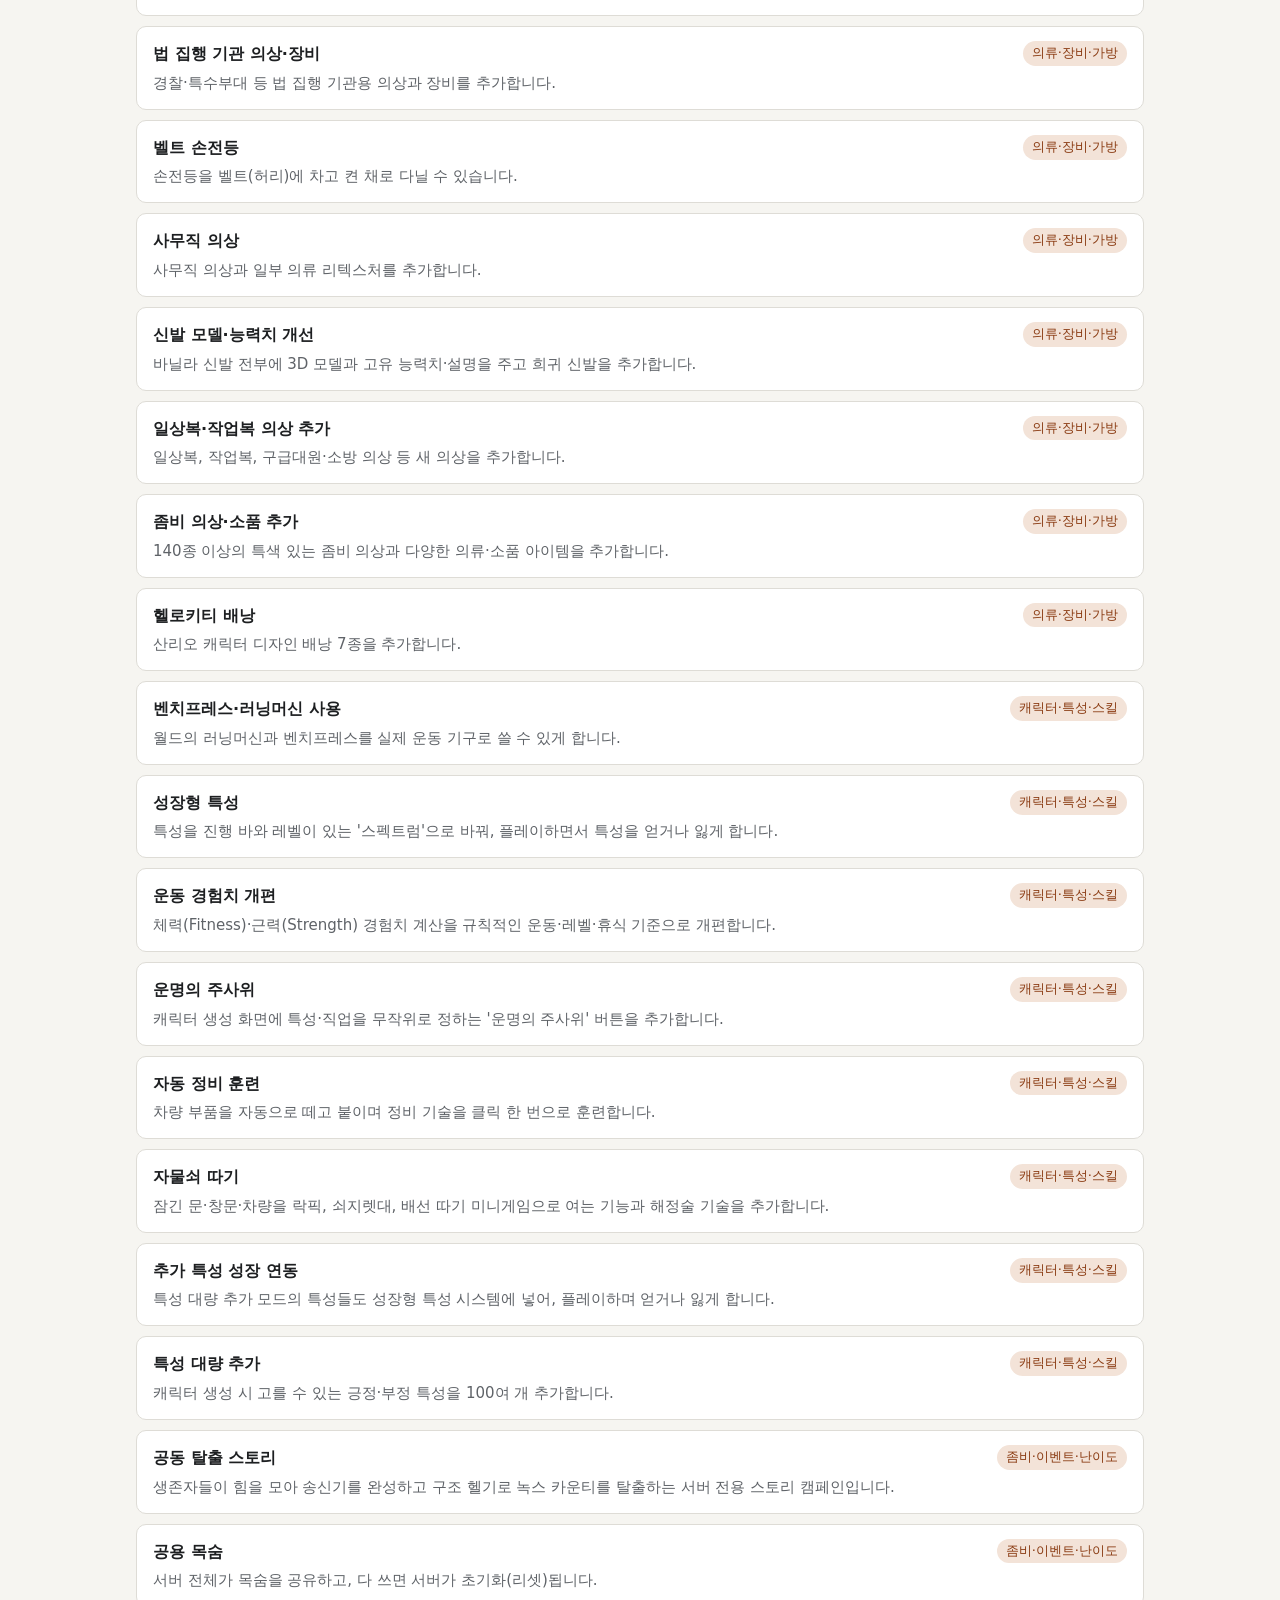
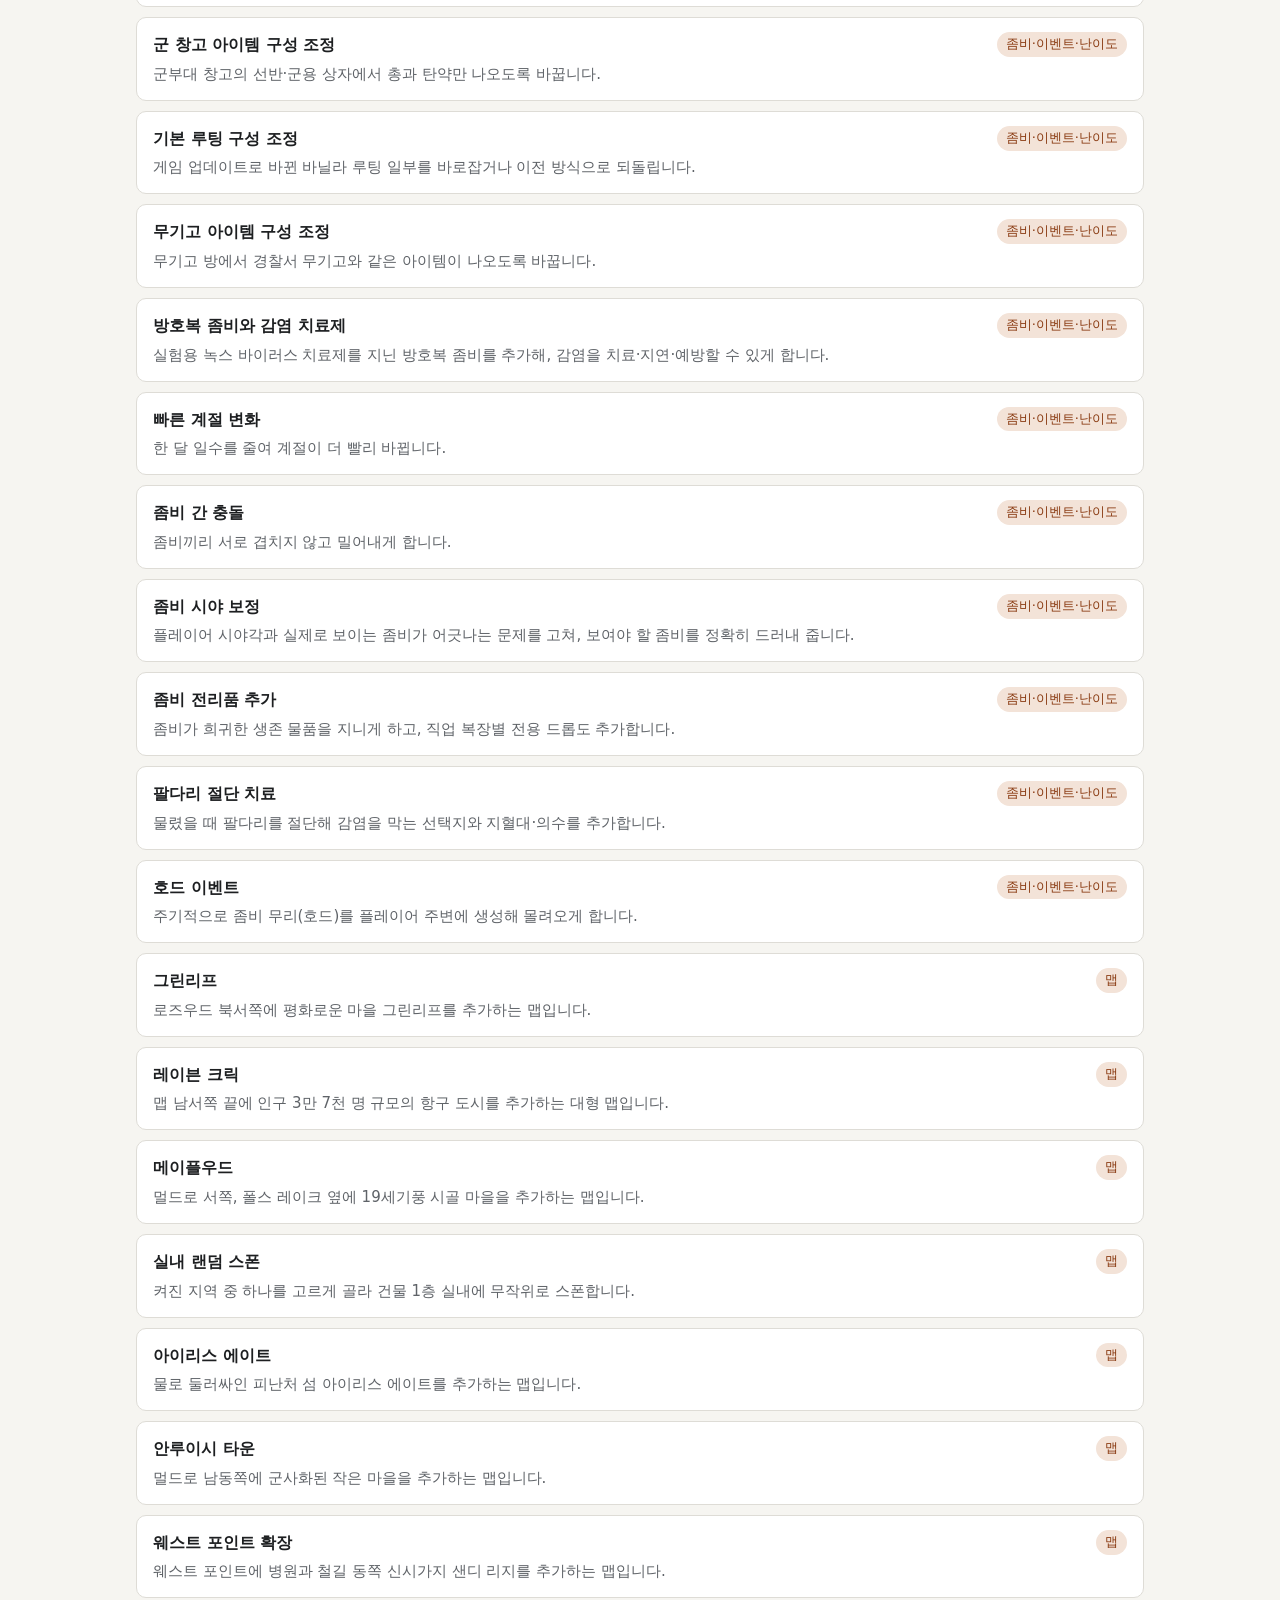
<file: docs/mods.html>
<!doctype html>
<html lang="ko">
<head>
<meta charset="utf-8">
<title>412's server</title>
<!-- 지금 운영 중인 버전 폴더로 보냄. 리셋 때 versions.json의 current와 아래 w9를 함께 바꿈 -->
<meta http-equiv="refresh" content="0; url=w9/mods.html">
<script>location.replace('w9/mods.html' + location.hash);</script>
</head>
<body><a href="w9/mods.html">412's server 안내로 이동</a></body>
</html>
</file>
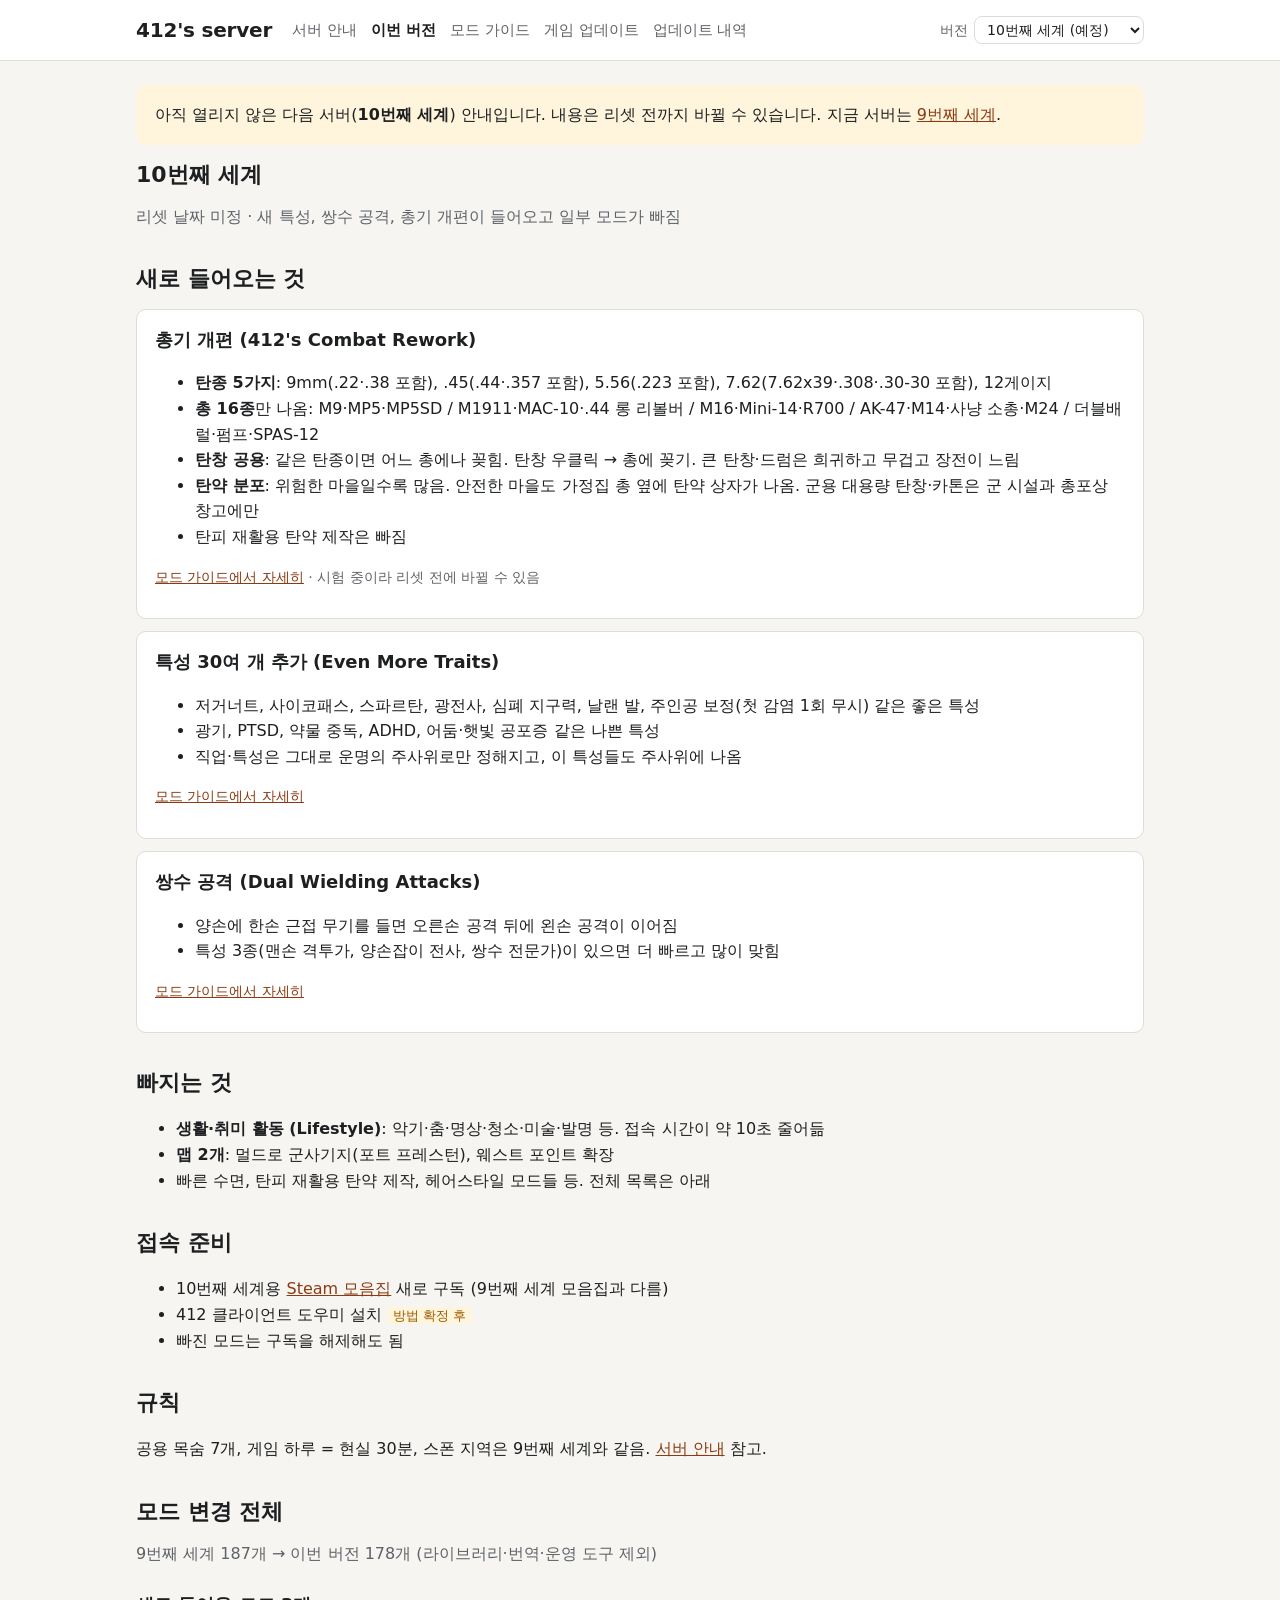
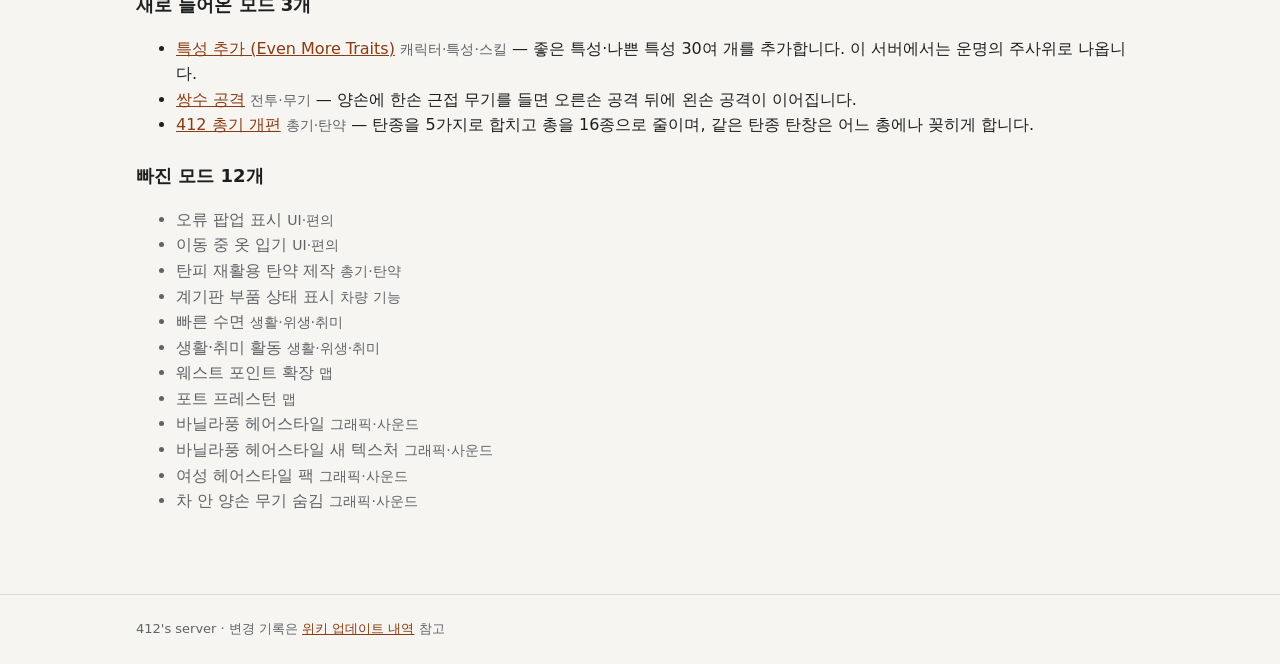
<file: docs/w10/changes.html>
<!doctype html>
<html lang="ko">
<head>
<meta charset="utf-8">
<meta name="viewport" content="width=device-width, initial-scale=1">
<title>이번 버전 · 412's server</title>
<link rel="stylesheet" href="../style.css">
</head>
<body>
<header class="top"><div class="wrap">
  <h1>412's server</h1>
  <nav><a href="index.html">서버 안내</a><a class="on" href="changes.html">이번 버전</a><a href="mods.html">모드 가이드</a><a href="../game-updates.html">게임 업데이트</a><a href="https://github.com/laybacksound96/412-server-guide/wiki">업데이트 내역</a></nav>
  <div id="ver"></div>
</div></header>
<main><div class="wrap">
<div id="banner"></div>
<h2 style="margin-top:0">10번째 세계</h2>
<p class="lead">리셋 날짜 미정 · 새 특성, 쌍수 공격, 총기 개편이 들어오고 일부 모드가 빠짐</p>

<h2>새로 들어오는 것</h2>

<div class="card">
<h3 style="margin-top:0">총기 개편 (412's Combat Rework)</h3>
<ul>
  <li><b>탄종 5가지</b>: 9mm(.22·.38 포함), .45(.44·.357 포함), 5.56(.223 포함), 7.62(7.62x39·.308·.30-30 포함), 12게이지</li>
  <li><b>총 16종</b>만 나옴: M9·MP5·MP5SD / M1911·MAC-10·.44 롱 리볼버 / M16·Mini-14·R700 / AK-47·M14·사냥 소총·M24 / 더블배럴·펌프·SPAS-12</li>
  <li><b>탄창 공용</b>: 같은 탄종이면 어느 총에나 꽂힘. 탄창 우클릭 → 총에 꽂기. 큰 탄창·드럼은 희귀하고 무겁고 장전이 느림</li>
  <li><b>탄약 분포</b>: 위험한 마을일수록 많음. 안전한 마을도 가정집 총 옆에 탄약 상자가 나옴. 군용 대용량 탄창·카톤은 군 시설과 총포상 창고에만</li>
  <li>탄피 재활용 탄약 제작은 빠짐</li>
</ul>
<p class="count"><a href="mods.html#412 총기 개편">모드 가이드에서 자세히</a> · 시험 중이라 리셋 전에 바뀔 수 있음</p>
</div>

<div class="card">
<h3 style="margin-top:0">특성 30여 개 추가 (Even More Traits)</h3>
<ul>
  <li>저거너트, 사이코패스, 스파르탄, 광전사, 심폐 지구력, 날랜 발, 주인공 보정(첫 감염 1회 무시) 같은 좋은 특성</li>
  <li>광기, PTSD, 약물 중독, ADHD, 어둠·햇빛 공포증 같은 나쁜 특성</li>
  <li>직업·특성은 그대로 운명의 주사위로만 정해지고, 이 특성들도 주사위에 나옴</li>
</ul>
<p class="count"><a href="mods.html#Even More Traits">모드 가이드에서 자세히</a></p>
</div>

<div class="card">
<h3 style="margin-top:0">쌍수 공격 (Dual Wielding Attacks)</h3>
<ul>
  <li>양손에 한손 근접 무기를 들면 오른손 공격 뒤에 왼손 공격이 이어짐</li>
  <li>특성 3종(맨손 격투가, 양손잡이 전사, 쌍수 전문가)이 있으면 더 빠르고 많이 맞힘</li>
</ul>
<p class="count"><a href="mods.html#쌍수 공격">모드 가이드에서 자세히</a></p>
</div>

<h2>빠지는 것</h2>
<ul>
  <li><b>생활·취미 활동 (Lifestyle)</b>: 악기·춤·명상·청소·미술·발명 등. 접속 시간이 약 10초 줄어듦</li>
  <li><b>맵 2개</b>: 멀드로 군사기지(포트 프레스턴), 웨스트 포인트 확장</li>
  <li>빠른 수면, 탄피 재활용 탄약 제작, 헤어스타일 모드들 등. 전체 목록은 아래</li>
</ul>

<h2>접속 준비</h2>
<ul>
  <li>10번째 세계용 <a href="https://steamcommunity.com/sharedfiles/filedetails/?id=3836781416" target="_blank" rel="noopener">Steam 모음집</a> 새로 구독 (9번째 세계 모음집과 다름)</li>
  <li>412 클라이언트 도우미 설치 <span class="tbd">방법 확정 후</span></li>
  <li>빠진 모드는 구독을 해제해도 됨</li>
</ul>

<h2>규칙</h2>
<p>공용 목숨 7개, 게임 하루 = 현실 30분, 스폰 지역은 9번째 세계와 같음. <a href="index.html">서버 안내</a> 참고.</p>

<h2>모드 변경 전체</h2>
<div id="moddiff"></div>
</div></main>
<footer><div class="wrap">412's server · 변경 기록은 <a href="https://github.com/laybacksound96/412-server-guide/wiki">위키 업데이트 내역</a> 참고</div></footer>
<script src="../site.js"></script>
</body>
</html>
</file>
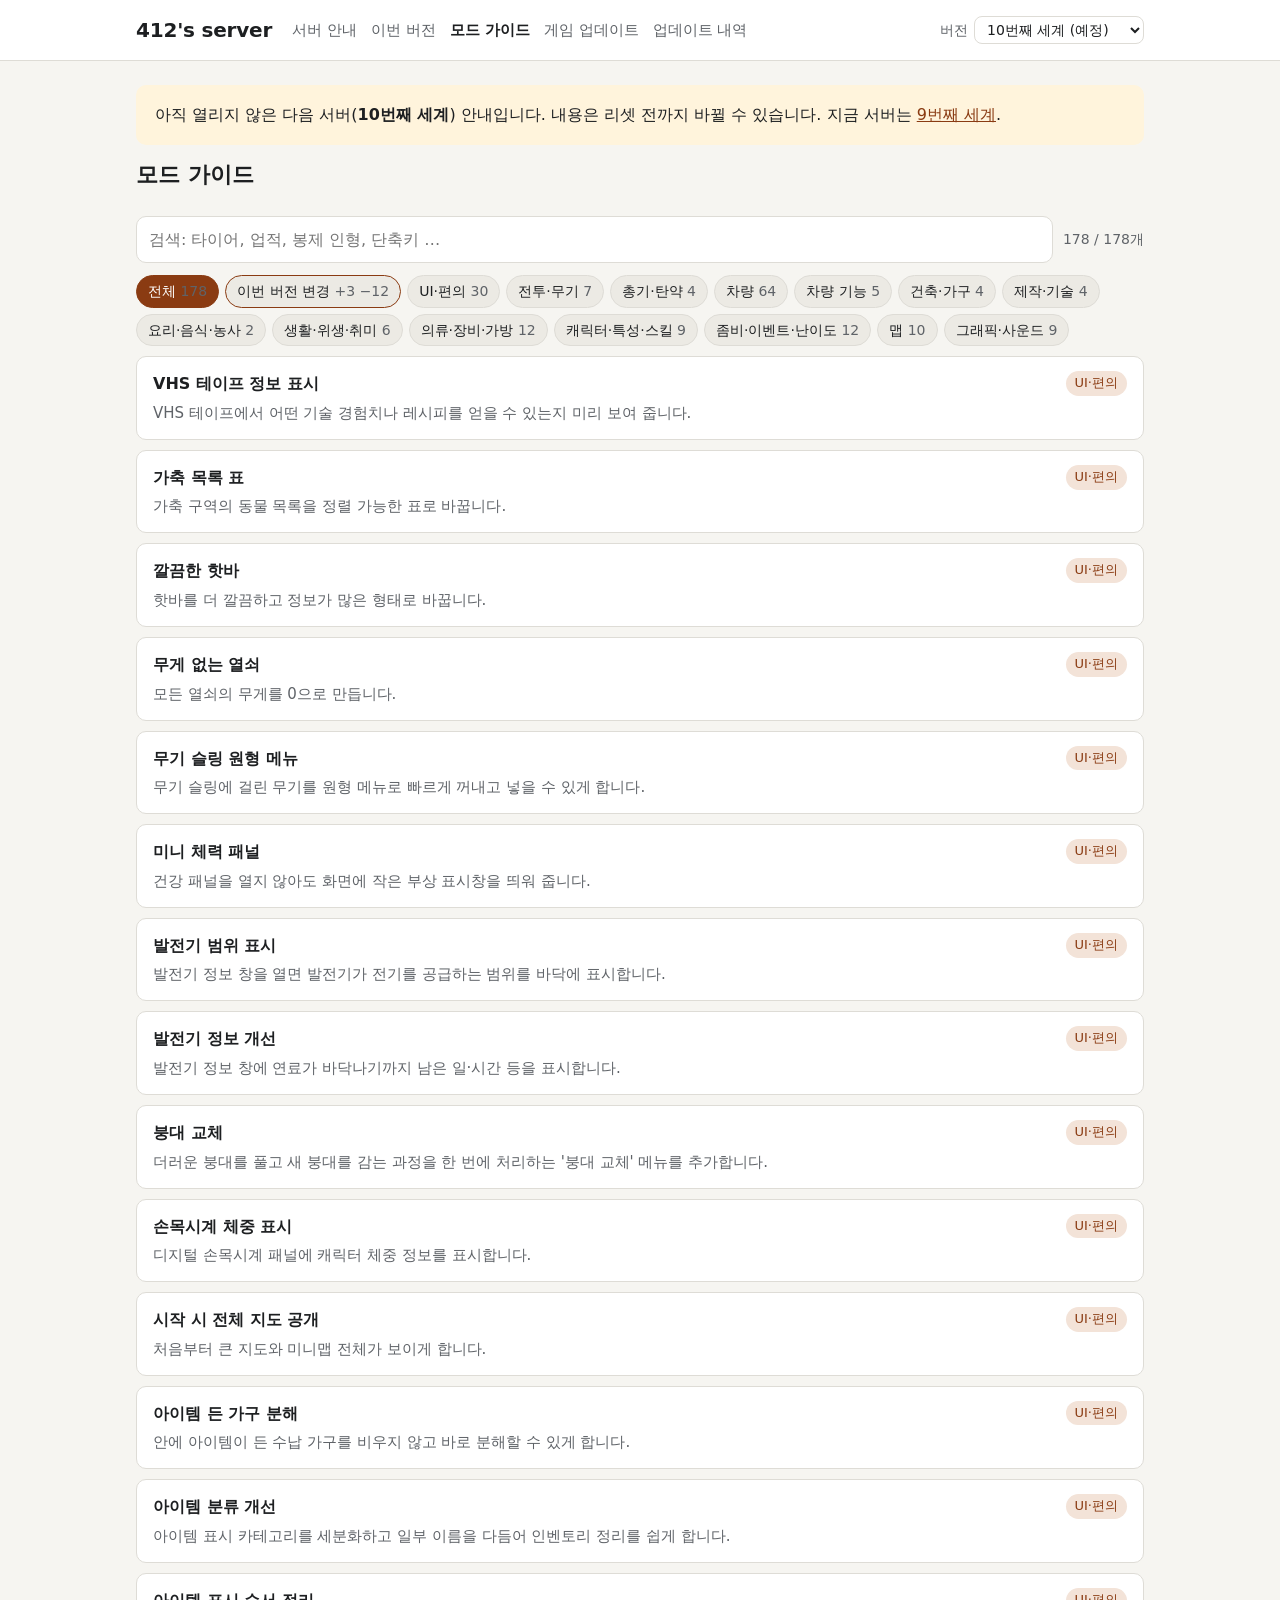
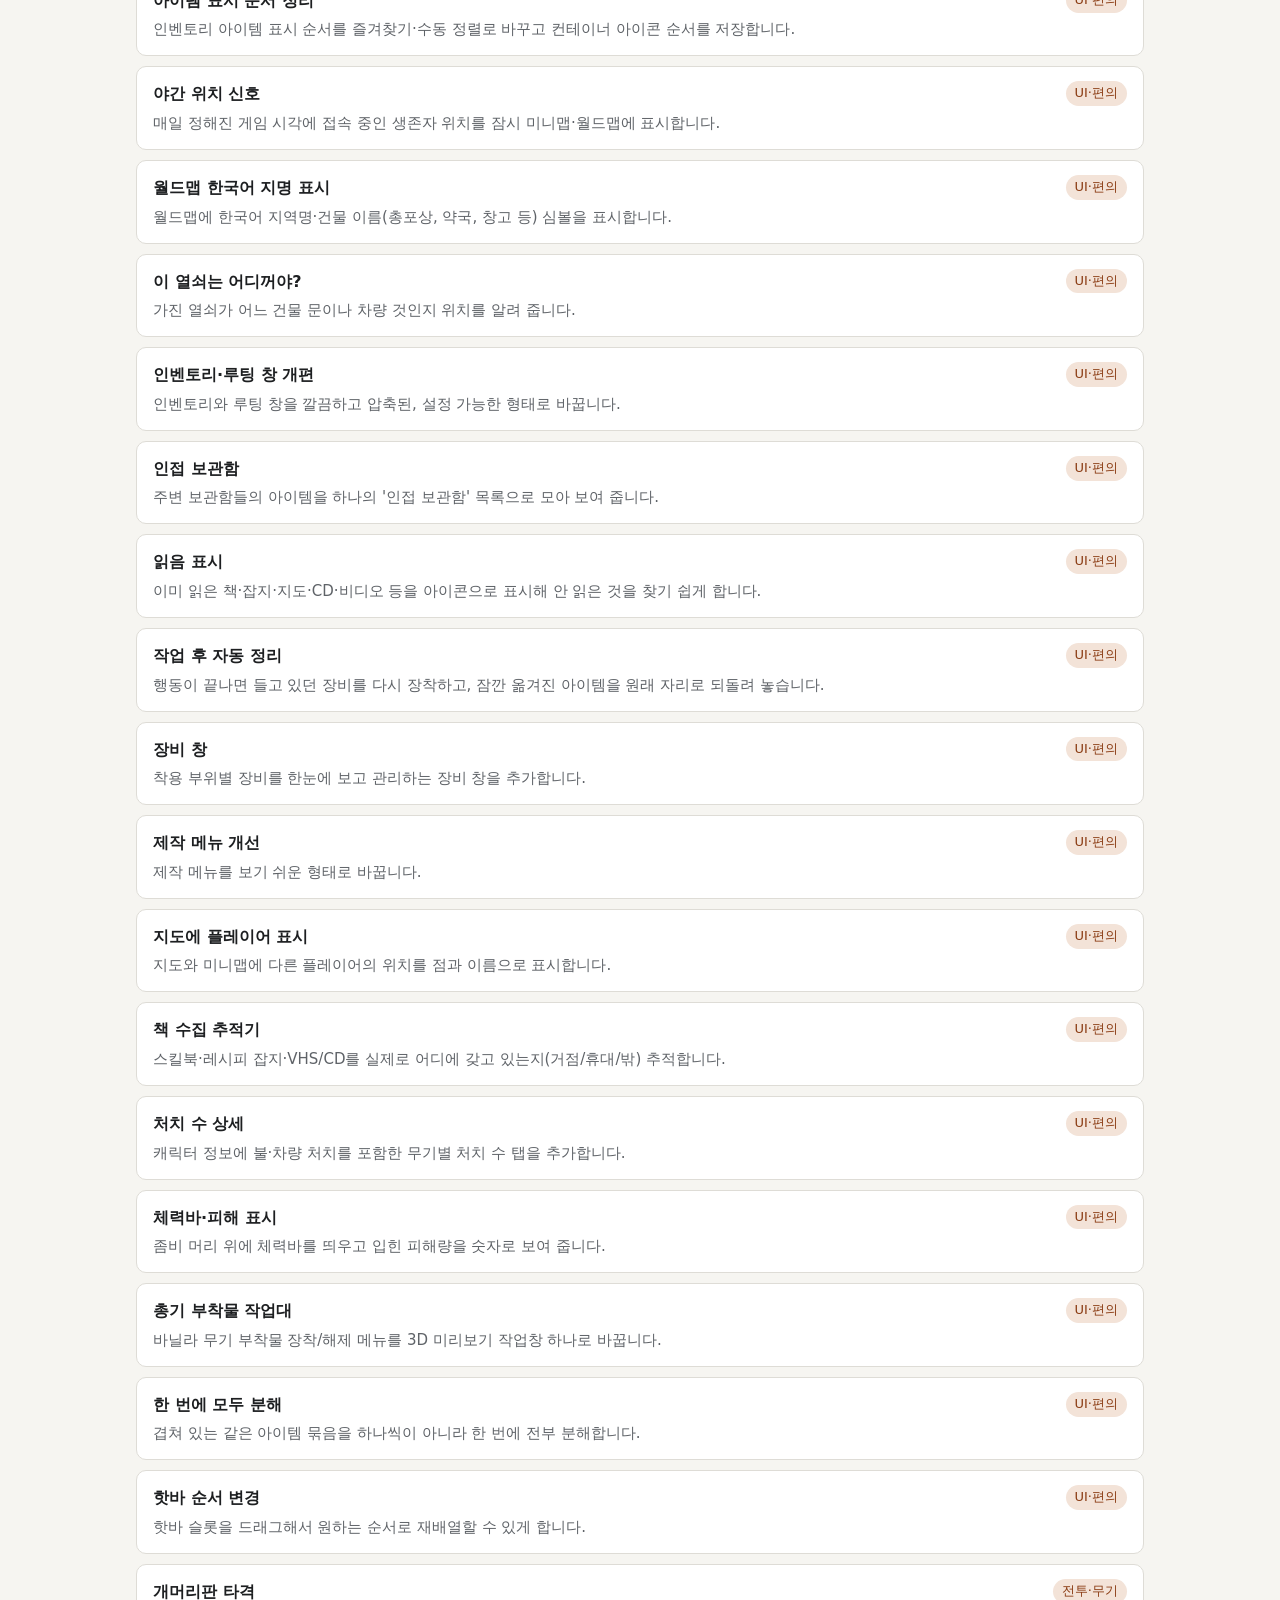
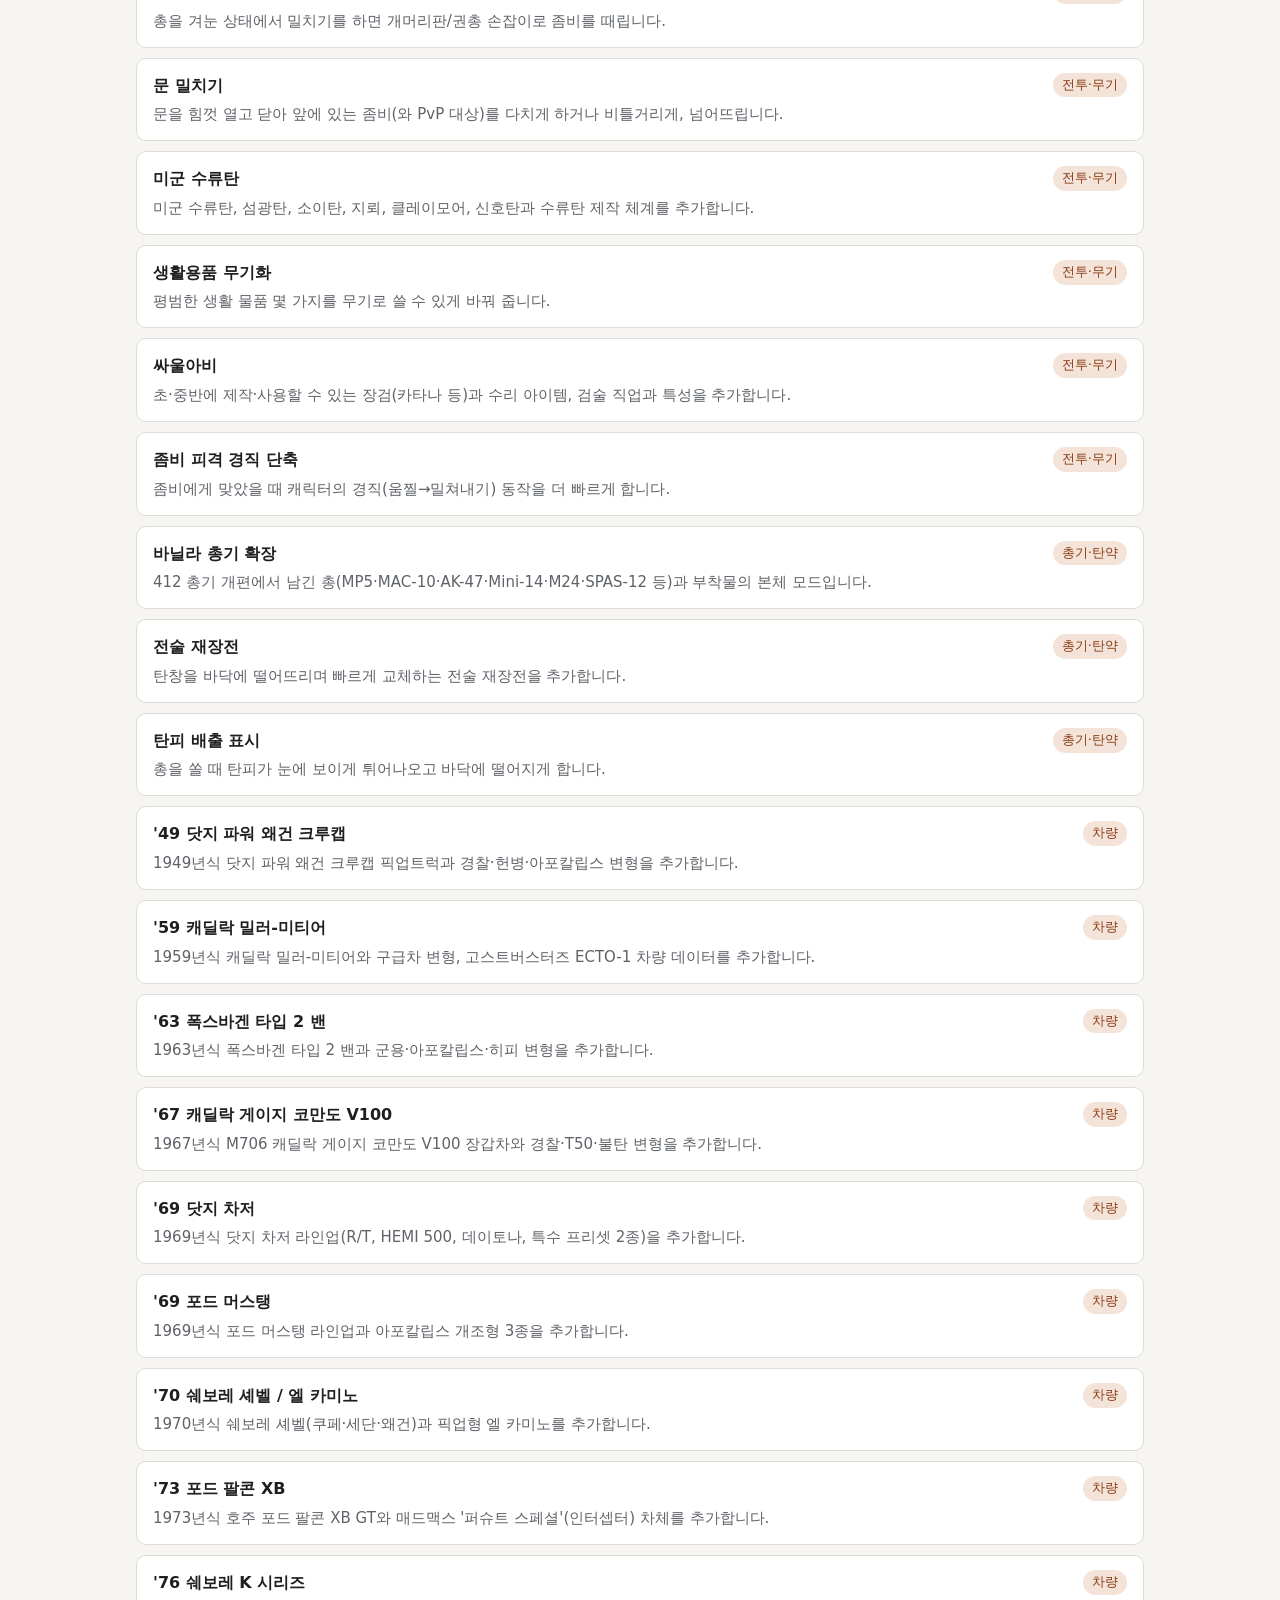
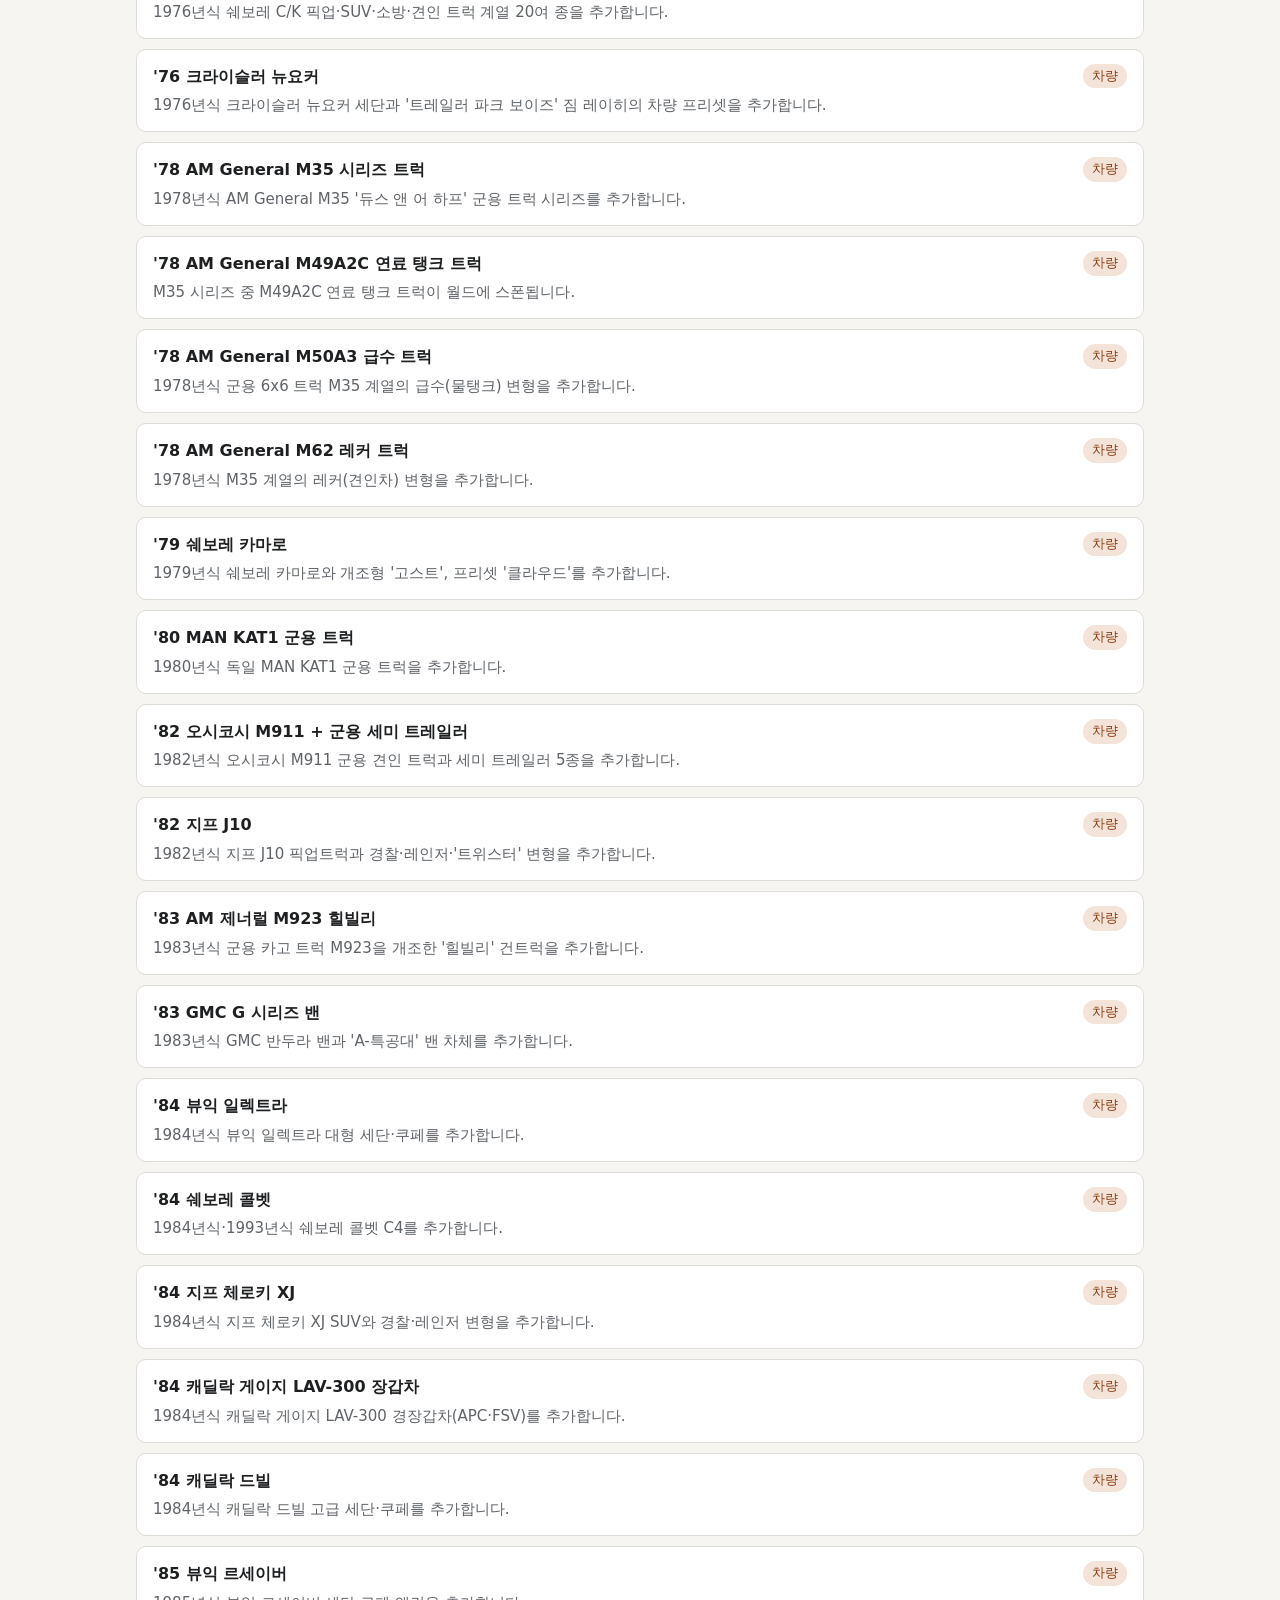
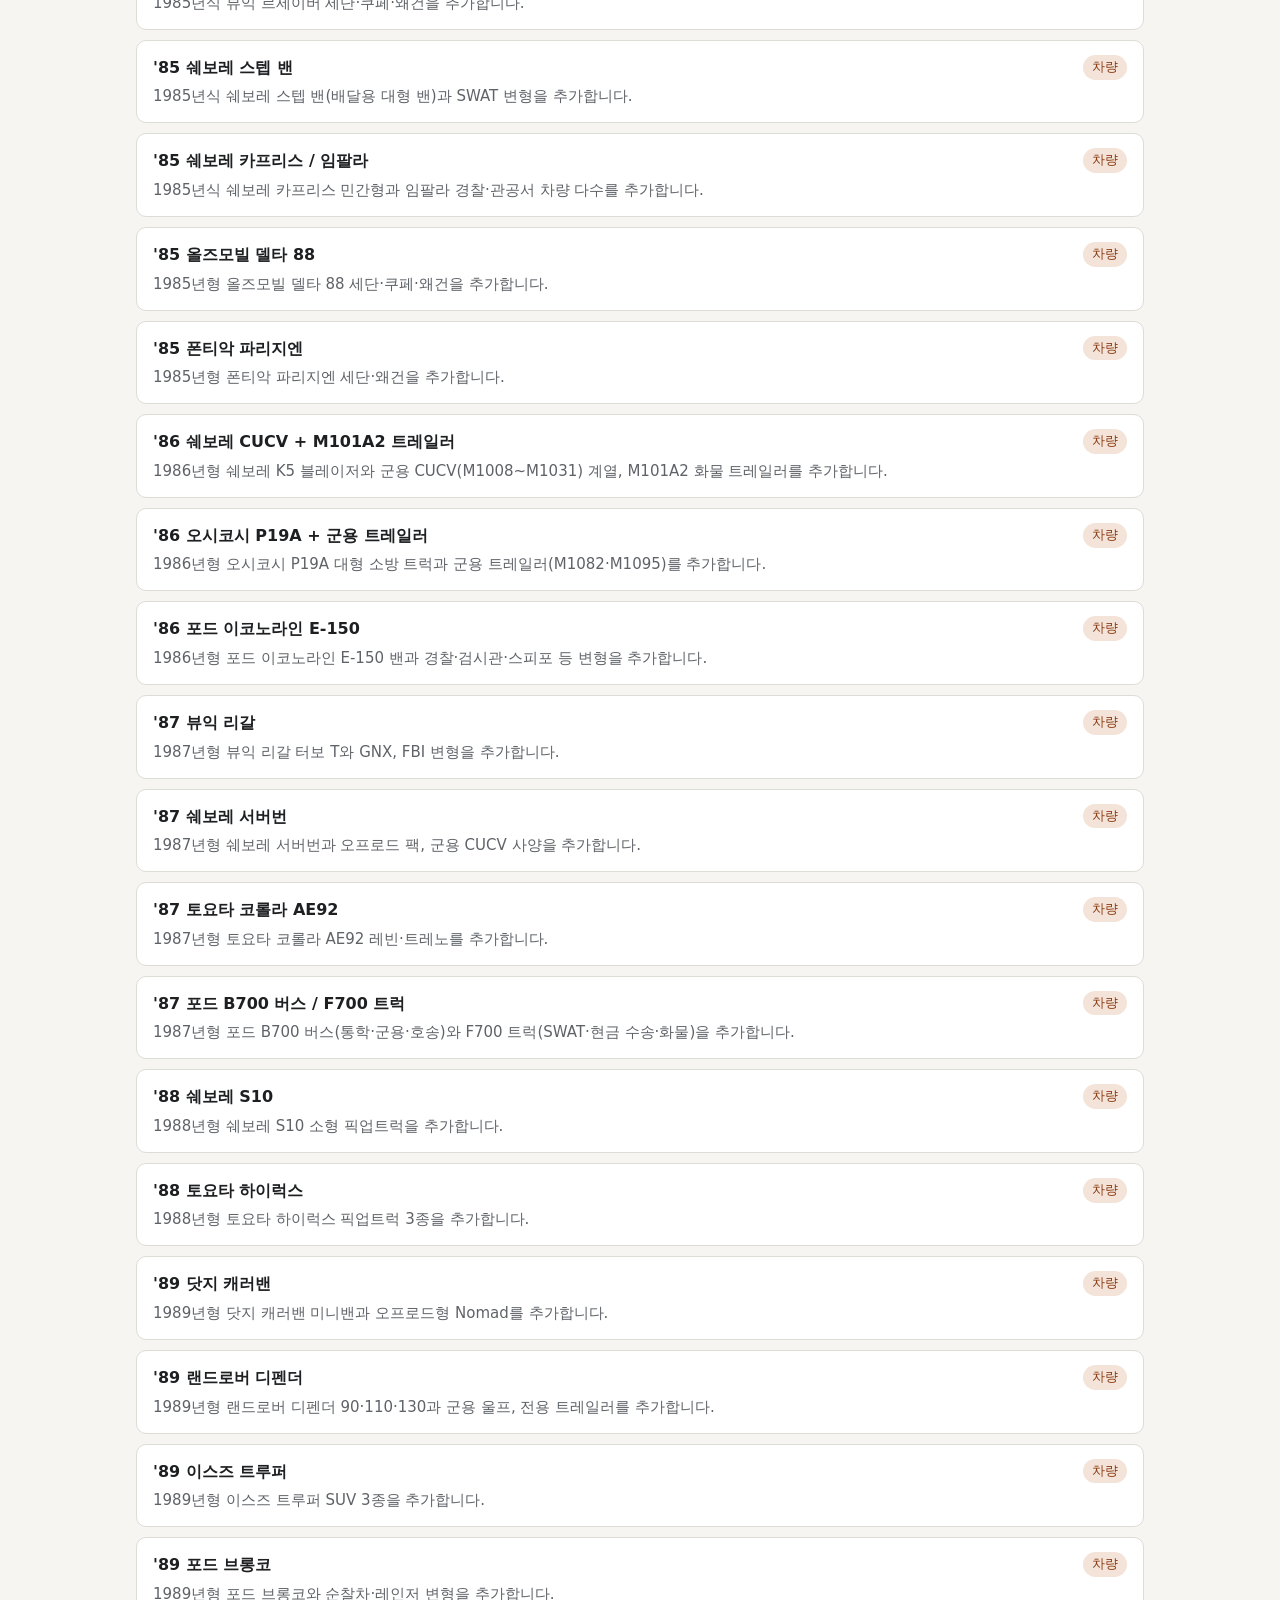
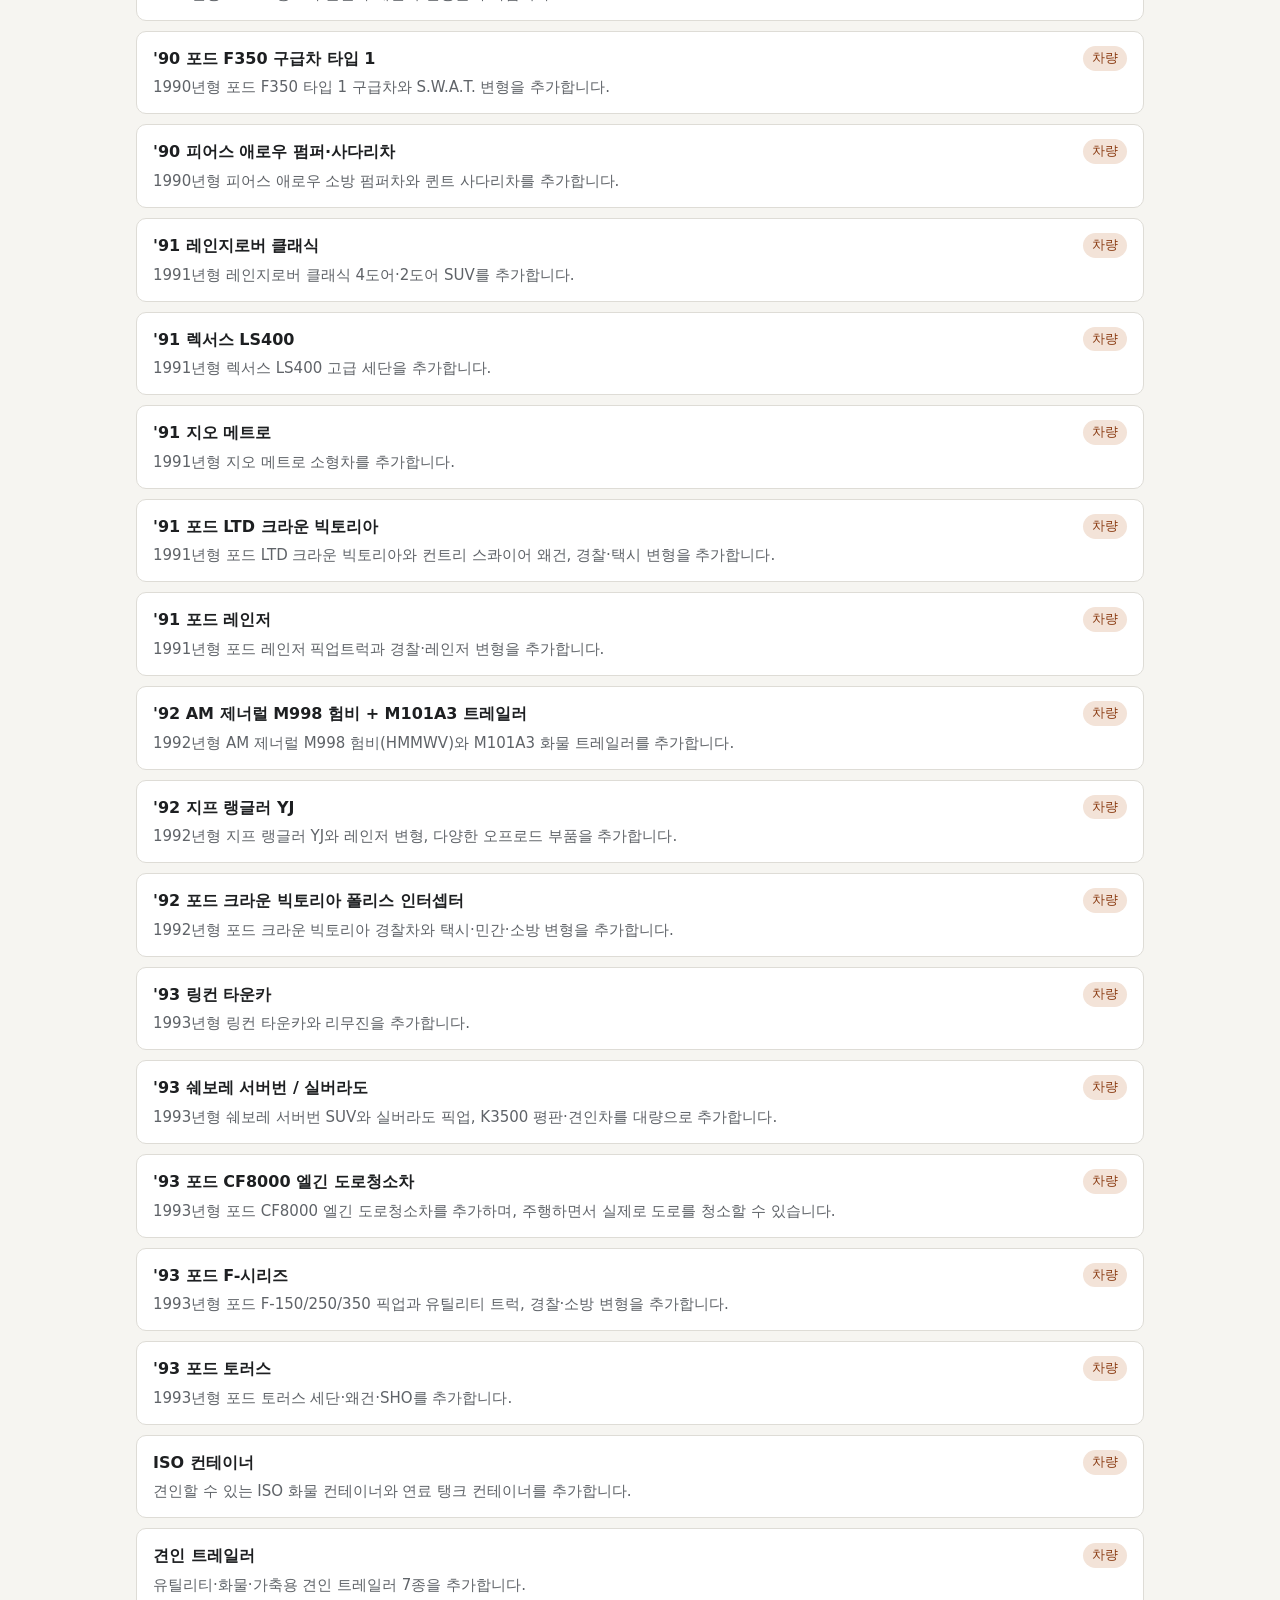
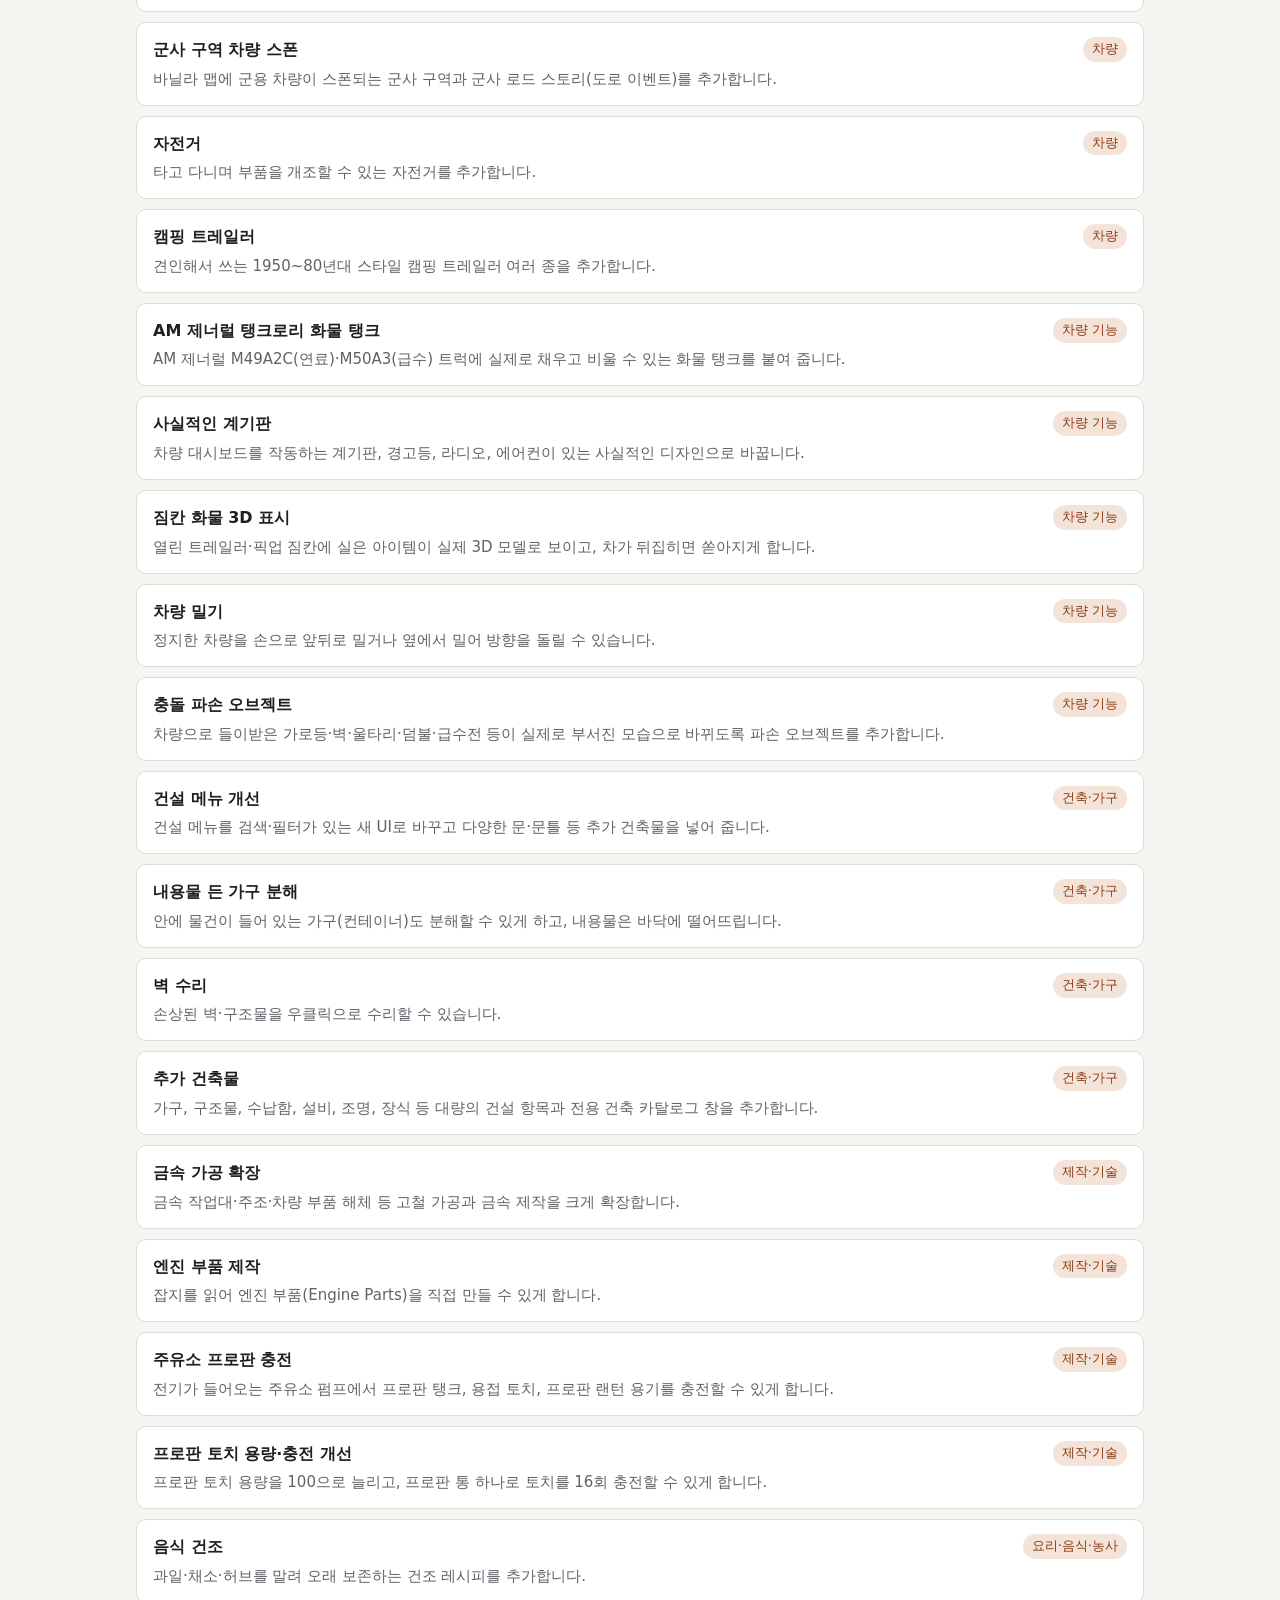
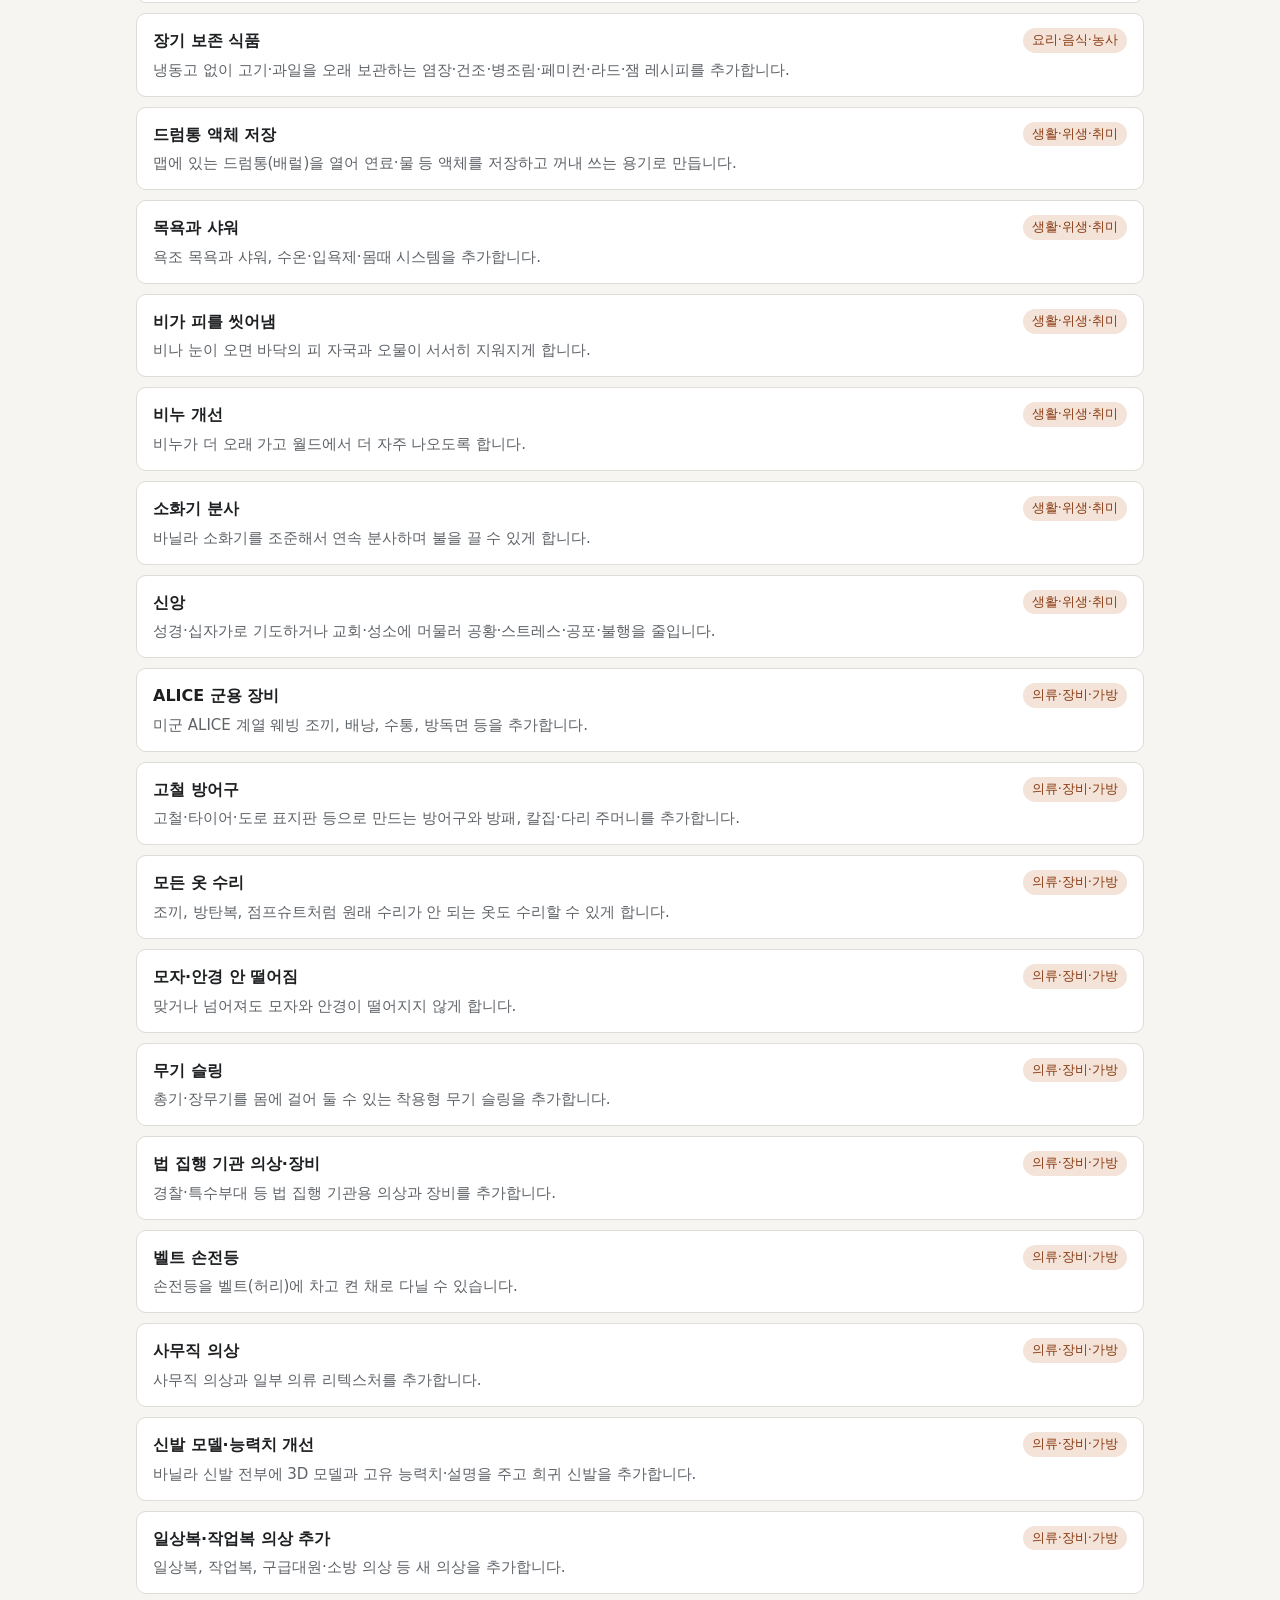
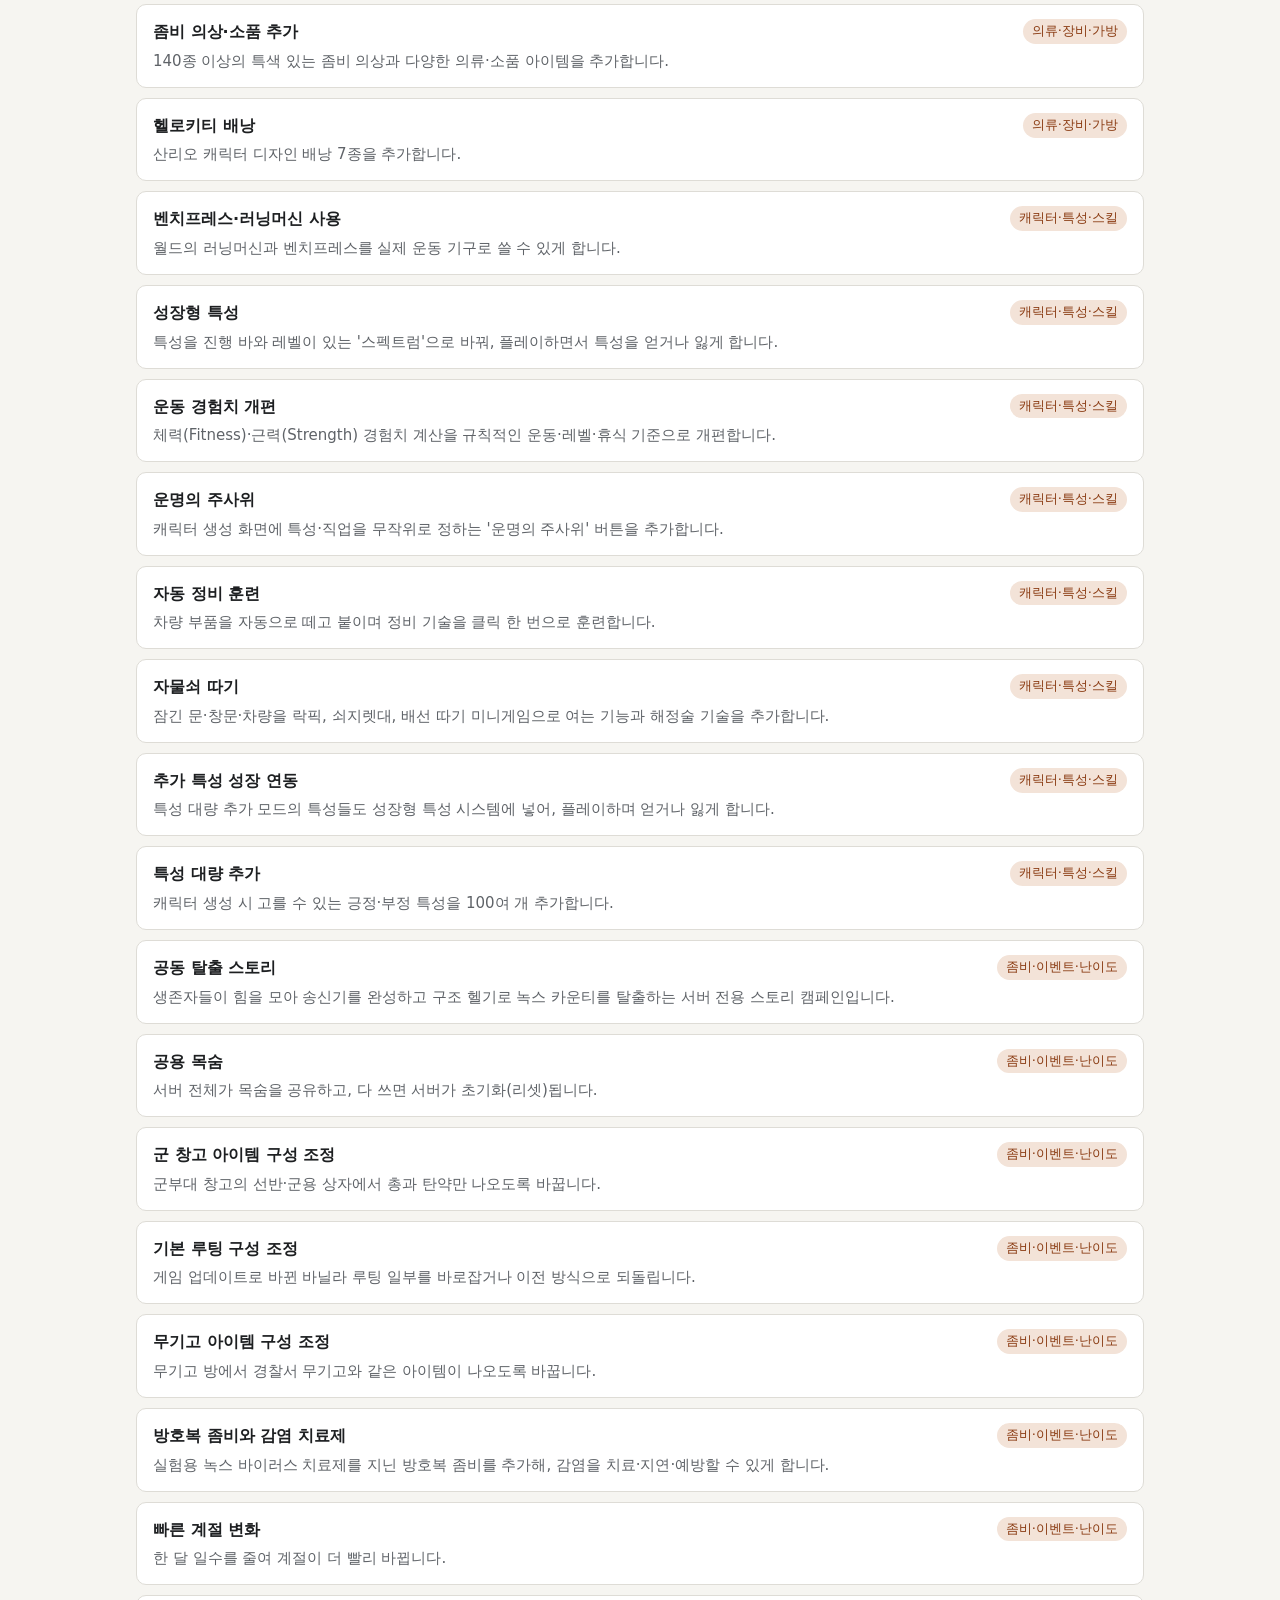
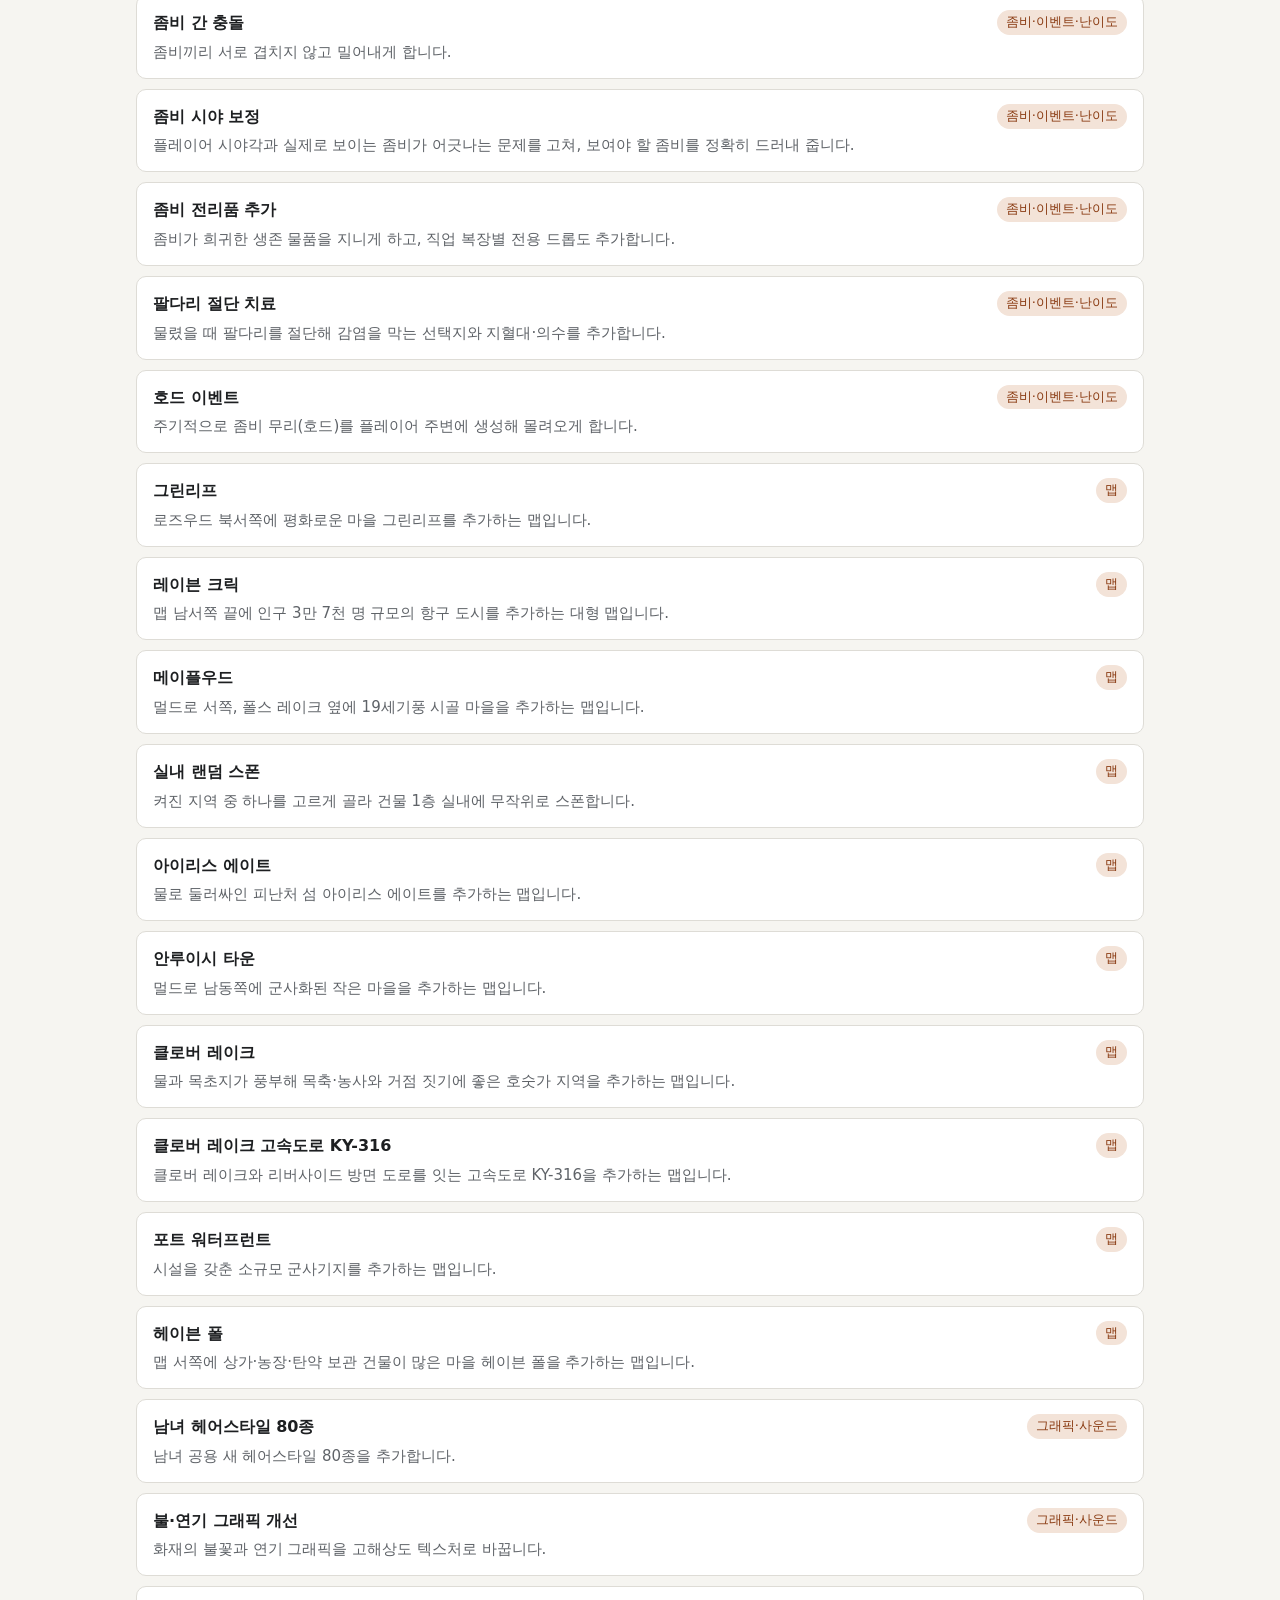
<file: docs/w10/mods.html>
<!doctype html>
<html lang="ko">
<head>
<meta charset="utf-8">
<meta name="viewport" content="width=device-width, initial-scale=1">
<title>모드 가이드 · 412's server</title>
<link rel="stylesheet" href="../style.css">
</head>
<body>
<header class="top"><div class="wrap">
  <h1>412's server</h1>
  <nav><a href="index.html">서버 안내</a><a href="changes.html">이번 버전</a><a class="on" href="mods.html">모드 가이드</a><a href="../game-updates.html">게임 업데이트</a><a href="https://github.com/laybacksound96/412-server-guide/wiki">업데이트 내역</a></nav>
  <div id="ver"></div>
</div></header>
<main><div class="wrap">
<div id="banner"></div>
  <h2 style="margin-top:0">모드 가이드</h2>
  <div class="tools">
    <input id="q" type="search" placeholder="검색: 타이어, 업적, 봉제 인형, 단축키 …" autocomplete="off">
    <span class="count" id="count"></span>
  </div>
  <div class="chips" id="cats"></div>
  <div id="list"></div>
</div></main>
<footer><div class="wrap">412's server 플레이어 가이드 · 모드 설명은 각 모드 파일과 서버 설정을 바탕으로 작성됨</div></footer>
<script src="../site.js"></script>
</body>
</html>
</file>
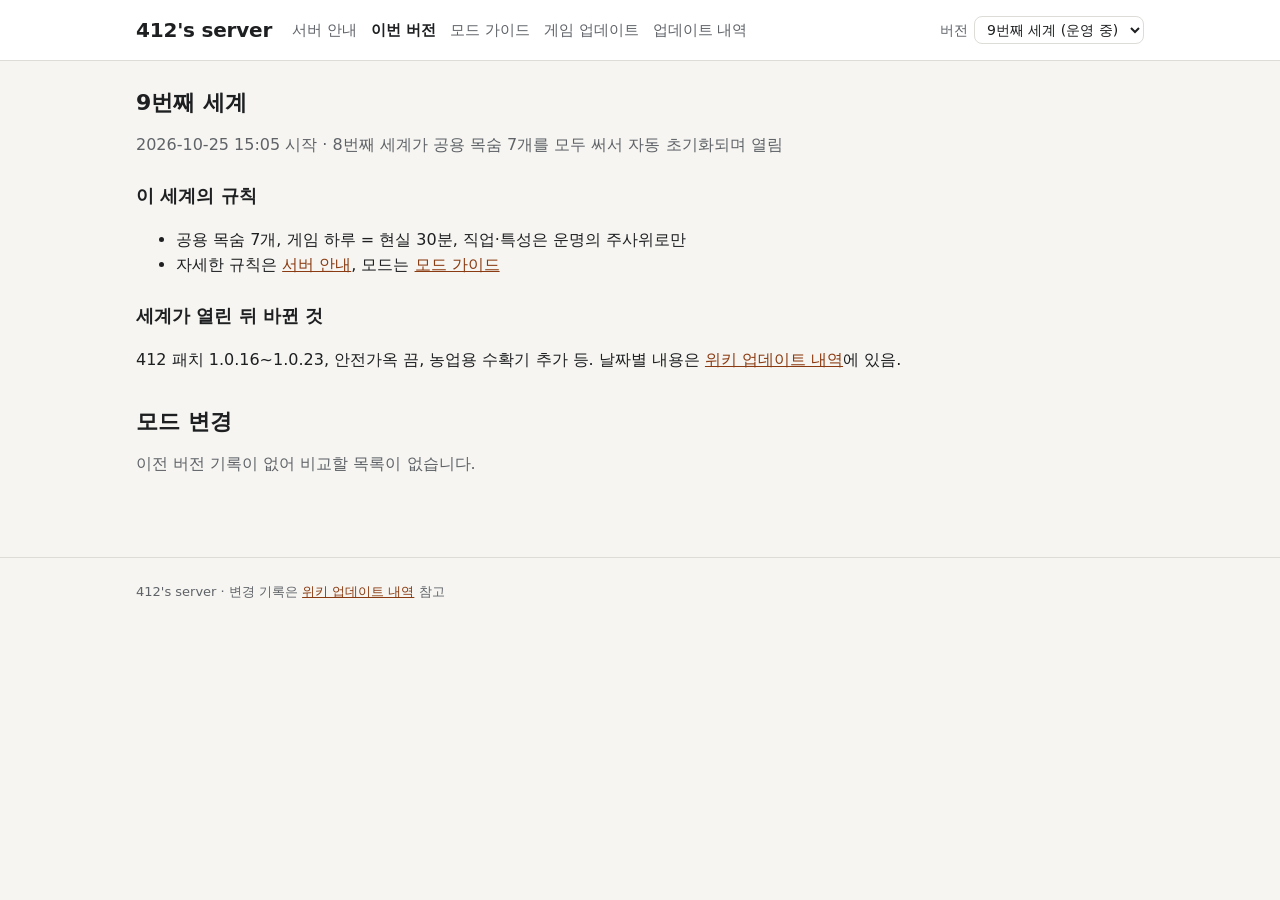
<file: docs/w9/changes.html>
<!doctype html>
<html lang="ko">
<head>
<meta charset="utf-8">
<meta name="viewport" content="width=device-width, initial-scale=1">
<title>이번 버전 · 412's server</title>
<link rel="stylesheet" href="../style.css">
</head>
<body>
<header class="top"><div class="wrap">
  <h1>412's server</h1>
  <nav><a href="index.html">서버 안내</a><a class="on" href="changes.html">이번 버전</a><a href="mods.html">모드 가이드</a><a href="../game-updates.html">게임 업데이트</a><a href="https://github.com/laybacksound96/412-server-guide/wiki">업데이트 내역</a></nav>
  <div id="ver"></div>
</div></header>
<main><div class="wrap">
<div id="banner"></div>
<h2 style="margin-top:0">9번째 세계</h2>
<p class="lead">2026-10-25 15:05 시작 · 8번째 세계가 공용 목숨 7개를 모두 써서 자동 초기화되며 열림</p>

<h3>이 세계의 규칙</h3>
<ul>
  <li>공용 목숨 7개, 게임 하루 = 현실 30분, 직업·특성은 운명의 주사위로만</li>
  <li>자세한 규칙은 <a href="index.html">서버 안내</a>, 모드는 <a href="mods.html">모드 가이드</a></li>
</ul>

<h3>세계가 열린 뒤 바뀐 것</h3>
<p>412 패치 1.0.16~1.0.23, 안전가옥 끔, 농업용 수확기 추가 등. 날짜별 내용은 <a href="https://github.com/laybacksound96/412-server-guide/wiki/%EC%97%85%EB%8D%B0%EC%9D%B4%ED%8A%B8-%EB%82%B4%EC%97%AD">위키 업데이트 내역</a>에 있음.</p>

<h2>모드 변경</h2>
<div id="moddiff"></div>
</div></main>
<footer><div class="wrap">412's server · 변경 기록은 <a href="https://github.com/laybacksound96/412-server-guide/wiki">위키 업데이트 내역</a> 참고</div></footer>
<script src="../site.js"></script>
</body>
</html>
</file>
<file: docs/style.css>
:root {
  --bg: #f6f5f1; --panel: #ffffff; --text: #1d1f21; --muted: #5f6368; --line: #dedcd6;
  --accent: #8a3b12; --accent-soft: #f3e3d8; --chip: #eceae4; --warn: #9a5b00; --warn-soft: #fff4dc;
  --radius: 10px; --font: "Pretendard", "Apple SD Gothic Neo", "Malgun Gothic", system-ui, sans-serif;
}
@media (prefers-color-scheme: dark) {
  :root:not([data-theme="light"]) {
    --bg: #15171a; --panel: #1e2126; --text: #e8e6e1; --muted: #a2a6ad; --line: #30343b;
    --accent: #f0915a; --accent-soft: #3a2619; --chip: #2a2e35; --warn: #ffc56b; --warn-soft: #3a2f17;
  }
}
:root[data-theme="dark"] {
  --bg: #15171a; --panel: #1e2126; --text: #e8e6e1; --muted: #a2a6ad; --line: #30343b;
  --accent: #f0915a; --accent-soft: #3a2619; --chip: #2a2e35; --warn: #ffc56b; --warn-soft: #3a2f17;
}
* { box-sizing: border-box; }
body { margin: 0; background: var(--bg); color: var(--text); font: 16px/1.6 var(--font); }
a { color: var(--accent); }
header.top { background: var(--panel); border-bottom: 1px solid var(--line); }
.wrap { max-width: 1040px; margin: 0 auto; padding: 0 16px; }
header.top .wrap { display: flex; align-items: center; gap: 20px; flex-wrap: wrap; padding: 14px 16px; }
header.top h1 { font-size: 20px; margin: 0; letter-spacing: -0.01em; }
header.top nav { display: flex; gap: 14px; flex-wrap: wrap; font-size: 15px; }
header.top nav a { text-decoration: none; color: var(--muted); }
header.top nav a.on { color: var(--text); font-weight: 700; }
main { padding: 24px 0 64px; }
h2 { font-size: 22px; margin: 32px 0 12px; }
h3 { font-size: 18px; margin: 24px 0 8px; }
.lead { color: var(--muted); margin-top: 0; }
.card { background: var(--panel); border: 1px solid var(--line); border-radius: var(--radius); padding: 16px 18px; margin: 12px 0; }
.note { background: var(--warn-soft); border-color: transparent; color: var(--text); }
table { width: 100%; border-collapse: collapse; background: var(--panel); border-radius: var(--radius); overflow: hidden; }
th, td { text-align: left; padding: 10px 12px; border-bottom: 1px solid var(--line); vertical-align: top; }
th { font-size: 14px; color: var(--muted); font-weight: 600; }
.tools { position: sticky; top: 0; z-index: 2; background: var(--bg); padding: 12px 0; display: flex; gap: 10px; flex-wrap: wrap; align-items: center; }
.tools input { flex: 1 1 260px; min-width: 0; font: inherit; padding: 10px 12px; border: 1px solid var(--line); border-radius: var(--radius); background: var(--panel); color: var(--text); }
.chips { display: flex; gap: 6px; flex-wrap: wrap; }
.chip { font: inherit; font-size: 14px; border: 1px solid var(--line); background: var(--chip); color: var(--text); border-radius: 999px; padding: 4px 11px; cursor: pointer; }
.chip.on { background: var(--accent); border-color: var(--accent); color: #fff; }
.count { color: var(--muted); font-size: 14px; }
.mod { background: var(--panel); border: 1px solid var(--line); border-radius: var(--radius); margin: 10px 0; }
.mod summary { list-style: none; cursor: pointer; padding: 14px 16px; display: grid; grid-template-columns: 1fr auto; gap: 4px 12px; }
.mod summary::-webkit-details-marker { display: none; }
.mod .name { font-weight: 700; }
.mod .cat { font-size: 13px; color: var(--accent); background: var(--accent-soft); border-radius: 999px; padding: 2px 9px; align-self: start; white-space: nowrap; }
.mod .sum { grid-column: 1 / -1; color: var(--muted); font-size: 15px; }
.mod .body { padding: 0 16px 16px; border-top: 1px solid var(--line); }
.mod .body h4 { margin: 14px 0 4px; font-size: 14px; color: var(--muted); }
.mod .body ul { margin: 4px 0; padding-left: 20px; }
.mod .meta { font-size: 13px; color: var(--muted); margin-top: 12px; overflow-wrap: anywhere; }
footer { color: var(--muted); font-size: 13px; padding: 24px 0; border-top: 1px solid var(--line); }
@media (max-width: 560px) { .mod summary { grid-template-columns: 1fr; } .mod .cat { justify-self: start; } }
.ver { display: inline-flex; align-items: center; gap: 6px; font-size: 14px; color: var(--muted); }
.ver select { font: inherit; font-size: 14px; color: var(--text); background: var(--panel); border: 1px solid var(--line); border-radius: 8px; padding: 4px 8px; }
#ver { margin-left: auto; }
.banner { margin-top: 0; }
.tag { font-size: 11px; font-weight: 700; border-radius: 4px; padding: 1px 6px; margin-left: 8px; vertical-align: 2px; }
.tag.new { background: var(--accent); color: #fff; }
.tag.gone { background: var(--chip); color: var(--muted); }
.mod.gone { opacity: .65; }
.chip.changed { border-color: var(--accent); }
.gone-list li { color: var(--muted); }
.tbd { font-size: 13px; color: var(--warn); background: var(--warn-soft); border-radius: 4px; padding: 1px 6px; }
</file>
